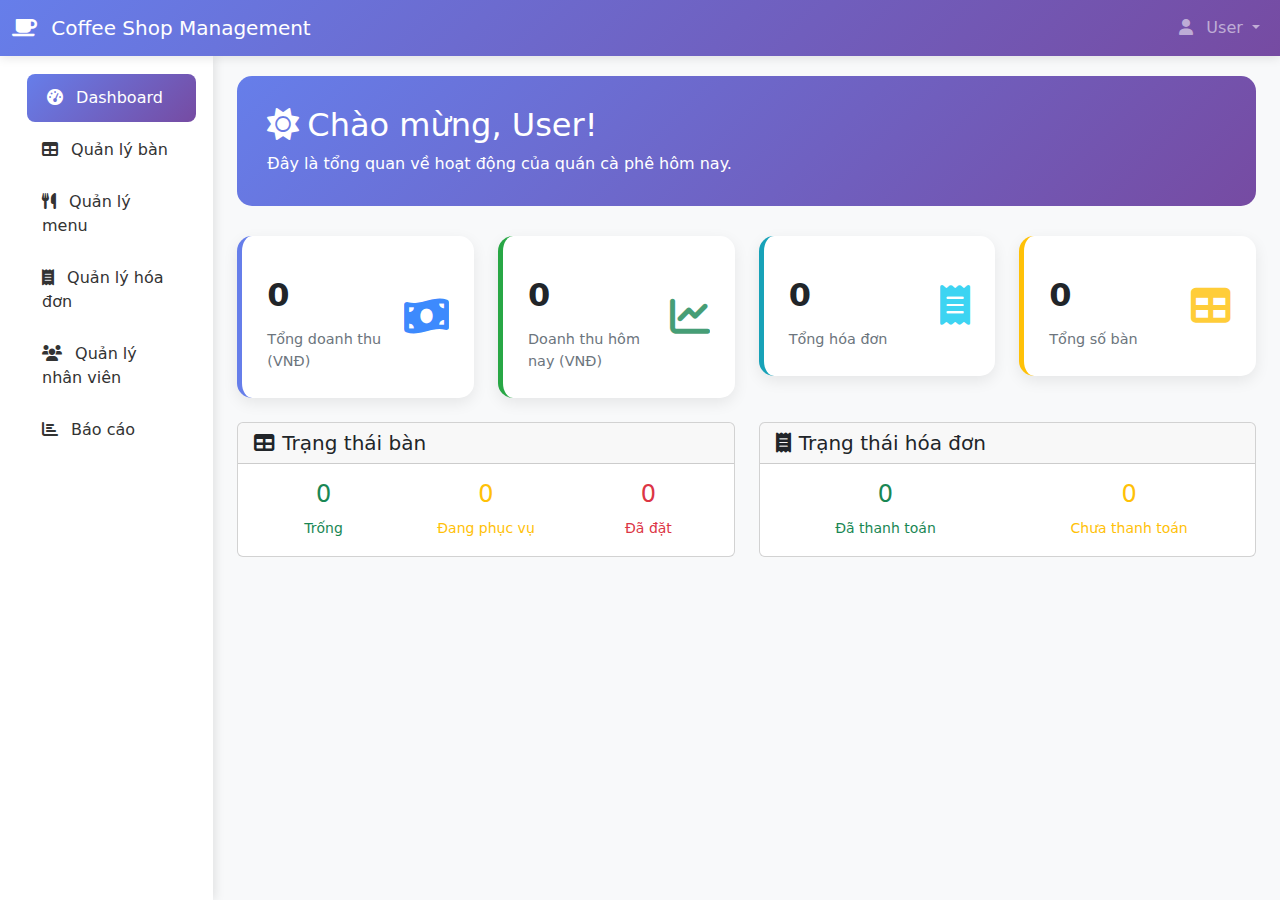
<file: src/main/resources/templates/dashboard/index.html>
<!DOCTYPE html>
<html lang="vi" xmlns:th="http://www.thymeleaf.org">
<head>
    <meta charset="UTF-8">
    <meta name="viewport" content="width=device-width, initial-scale=1.0">
    <title>Dashboard - Coffee Shop Management</title>
    <link href="https://cdn.jsdelivr.net/npm/bootstrap@5.1.3/dist/css/bootstrap.min.css" rel="stylesheet">
    <link href="https://cdnjs.cloudflare.com/ajax/libs/font-awesome/6.0.0/css/all.min.css" rel="stylesheet">
    <style>
        :root {
            --primary-color: #667eea;
            --secondary-color: #764ba2;
            --success-color: #28a745;
            --warning-color: #ffc107;
            --danger-color: #dc3545;
            --info-color: #17a2b8;
        }
        
        body {
            background-color: #f8f9fa;
        }
        
        .navbar {
            background: linear-gradient(135deg, var(--primary-color) 0%, var(--secondary-color) 100%);
            box-shadow: 0 2px 10px rgba(0,0,0,0.1);
        }
        
        .sidebar {
            background: white;
            box-shadow: 2px 0 10px rgba(0,0,0,0.1);
            min-height: calc(100vh - 56px);
        }
        
        .sidebar .nav-link {
            color: #333;
            padding: 12px 20px;
            border-radius: 8px;
            margin: 2px 10px;
            transition: all 0.3s ease;
        }
        
        .sidebar .nav-link:hover,
        .sidebar .nav-link.active {
            background: linear-gradient(135deg, var(--primary-color) 0%, var(--secondary-color) 100%);
            color: white;
            transform: translateX(5px);
        }
        
        .main-content {
            padding: 20px;
        }
        
        .stat-card {
            background: white;
            border-radius: 15px;
            padding: 25px;
            box-shadow: 0 5px 15px rgba(0,0,0,0.08);
            transition: all 0.3s ease;
            border-left: 5px solid;
        }
        
        .stat-card:hover {
            transform: translateY(-5px);
            box-shadow: 0 10px 25px rgba(0,0,0,0.15);
        }
        
        .stat-card.primary {
            border-left-color: var(--primary-color);
        }
        
        .stat-card.success {
            border-left-color: var(--success-color);
        }
        
        .stat-card.warning {
            border-left-color: var(--warning-color);
        }
        
        .stat-card.danger {
            border-left-color: var(--danger-color);
        }
        
        .stat-card.info {
            border-left-color: var(--info-color);
        }
        
        .stat-icon {
            font-size: 2.5rem;
            opacity: 0.8;
        }
        
        .stat-number {
            font-size: 2rem;
            font-weight: bold;
            margin: 10px 0;
        }
        
        .stat-label {
            color: #6c757d;
            font-size: 0.9rem;
        }
        
        .welcome-section {
            background: linear-gradient(135deg, var(--primary-color) 0%, var(--secondary-color) 100%);
            color: white;
            border-radius: 15px;
            padding: 30px;
            margin-bottom: 30px;
        }
    </style>
</head>
<body>
    <!-- Navigation -->
    <nav class="navbar navbar-expand-lg navbar-dark">
        <div class="container-fluid">
            <a class="navbar-brand" href="#">
                <i class="fas fa-coffee me-2"></i>
                Coffee Shop Management
            </a>
            <div class="navbar-nav ms-auto">
                <div class="nav-item dropdown">
                    <a class="nav-link dropdown-toggle" href="#" id="navbarDropdown" role="button" data-bs-toggle="dropdown">
                        <i class="fas fa-user me-2"></i>
                        <span th:text="${currentEmployee.name}">User</span>
                    </a>
                    <ul class="dropdown-menu">
                        <li><a class="dropdown-item" href="/change-password">
                            <i class="fas fa-key me-2"></i>Đổi mật khẩu
                        </a></li>
                        <li><hr class="dropdown-divider"></li>
                        <li><a class="dropdown-item" href="/logout">
                            <i class="fas fa-sign-out-alt me-2"></i>Đăng xuất
                        </a></li>
                    </ul>
                </div>
            </div>
        </div>
    </nav>

    <div class="container-fluid">
        <div class="row">
            <!-- Sidebar -->
            <nav class="col-md-3 col-lg-2 d-md-block sidebar">
                <div class="position-sticky pt-3">
                    <ul class="nav flex-column">
                        <li class="nav-item">
                            <a class="nav-link active" href="/dashboard">
                                <i class="fas fa-tachometer-alt me-2"></i>
                                Dashboard
                            </a>
                        </li>
                        <li class="nav-item">
                            <a class="nav-link" href="/tables">
                                <i class="fas fa-table me-2"></i>
                                Quản lý bàn
                            </a>
                        </li>
                        <li class="nav-item">
                            <a class="nav-link" href="/menu">
                                <i class="fas fa-utensils me-2"></i>
                                Quản lý menu
                            </a>
                        </li>
                        <li class="nav-item">
                            <a class="nav-link" href="/invoices">
                                <i class="fas fa-receipt me-2"></i>
                                Quản lý hóa đơn
                            </a>
                        </li>
                        <li class="nav-item" th:if="${currentEmployee.role == 'admin'}">
                            <a class="nav-link" href="/employees">
                                <i class="fas fa-users me-2"></i>
                                Quản lý nhân viên
                            </a>
                        </li>
                        <li class="nav-item" th:if="${currentEmployee.role == 'admin'}">
                            <a class="nav-link" href="/reports">
                                <i class="fas fa-chart-bar me-2"></i>
                                Báo cáo
                            </a>
                        </li>
                    </ul>
                </div>
            </nav>

            <!-- Main content -->
            <main class="col-md-9 ms-sm-auto col-lg-10 px-md-4 main-content">
                <!-- Welcome Section -->
                <div class="welcome-section">
                    <h2><i class="fas fa-sun me-2"></i>Chào mừng, <span th:text="${currentEmployee.name}">User</span>!</h2>
                    <p class="mb-0">Đây là tổng quan về hoạt động của quán cà phê hôm nay.</p>
                </div>

                <!-- Statistics Cards -->
                <div class="row">
                    <div class="col-xl-3 col-md-6 mb-4">
                        <div class="stat-card primary">
                            <div class="d-flex justify-content-between align-items-center">
                                <div>
                                    <div class="stat-number" th:text="${totalRevenue}">0</div>
                                    <div class="stat-label">Tổng doanh thu (VNĐ)</div>
                                </div>
                                <div class="stat-icon text-primary">
                                    <i class="fas fa-money-bill-wave"></i>
                                </div>
                            </div>
                        </div>
                    </div>

                    <div class="col-xl-3 col-md-6 mb-4">
                        <div class="stat-card success">
                            <div class="d-flex justify-content-between align-items-center">
                                <div>
                                    <div class="stat-number" th:text="${todayRevenue}">0</div>
                                    <div class="stat-label">Doanh thu hôm nay (VNĐ)</div>
                                </div>
                                <div class="stat-icon text-success">
                                    <i class="fas fa-chart-line"></i>
                                </div>
                            </div>
                        </div>
                    </div>

                    <div class="col-xl-3 col-md-6 mb-4">
                        <div class="stat-card info">
                            <div class="d-flex justify-content-between align-items-center">
                                <div>
                                    <div class="stat-number" th:text="${totalInvoices}">0</div>
                                    <div class="stat-label">Tổng hóa đơn</div>
                                </div>
                                <div class="stat-icon text-info">
                                    <i class="fas fa-receipt"></i>
                                </div>
                            </div>
                        </div>
                    </div>

                    <div class="col-xl-3 col-md-6 mb-4">
                        <div class="stat-card warning">
                            <div class="d-flex justify-content-between align-items-center">
                                <div>
                                    <div class="stat-number" th:text="${totalTables}">0</div>
                                    <div class="stat-label">Tổng số bàn</div>
                                </div>
                                <div class="stat-icon text-warning">
                                    <i class="fas fa-table"></i>
                                </div>
                            </div>
                        </div>
                    </div>
                </div>

                <!-- Additional Statistics -->
                <div class="row">
                    <div class="col-lg-6 mb-4">
                        <div class="card">
                            <div class="card-header">
                                <h5 class="card-title mb-0">
                                    <i class="fas fa-table me-2"></i>Trạng thái bàn
                                </h5>
                            </div>
                            <div class="card-body">
                                <div class="row text-center">
                                    <div class="col-4">
                                        <div class="text-success">
                                            <h4 th:text="${availableTables}">0</h4>
                                            <small>Trống</small>
                                        </div>
                                    </div>
                                    <div class="col-4">
                                        <div class="text-warning">
                                            <h4 th:text="${occupiedTables}">0</h4>
                                            <small>Đang phục vụ</small>
                                        </div>
                                    </div>
                                    <div class="col-4">
                                        <div class="text-danger">
                                            <h4 th:text="${reservedTables}">0</h4>
                                            <small>Đã đặt</small>
                                        </div>
                                    </div>
                                </div>
                            </div>
                        </div>
                    </div>

                    <div class="col-lg-6 mb-4">
                        <div class="card">
                            <div class="card-header">
                                <h5 class="card-title mb-0">
                                    <i class="fas fa-receipt me-2"></i>Trạng thái hóa đơn
                                </h5>
                            </div>
                            <div class="card-body">
                                <div class="row text-center">
                                    <div class="col-6">
                                        <div class="text-success">
                                            <h4 th:text="${paidInvoices}">0</h4>
                                            <small>Đã thanh toán</small>
                                        </div>
                                    </div>
                                    <div class="col-6">
                                        <div class="text-warning">
                                            <h4 th:text="${unpaidInvoices}">0</h4>
                                            <small>Chưa thanh toán</small>
                                        </div>
                                    </div>
                                </div>
                            </div>
                        </div>
                    </div>
                </div>
            </main>
        </div>
    </div>

    <script src="https://cdn.jsdelivr.net/npm/bootstrap@5.1.3/dist/js/bootstrap.bundle.min.js"></script>
</body>
</html>
</file>
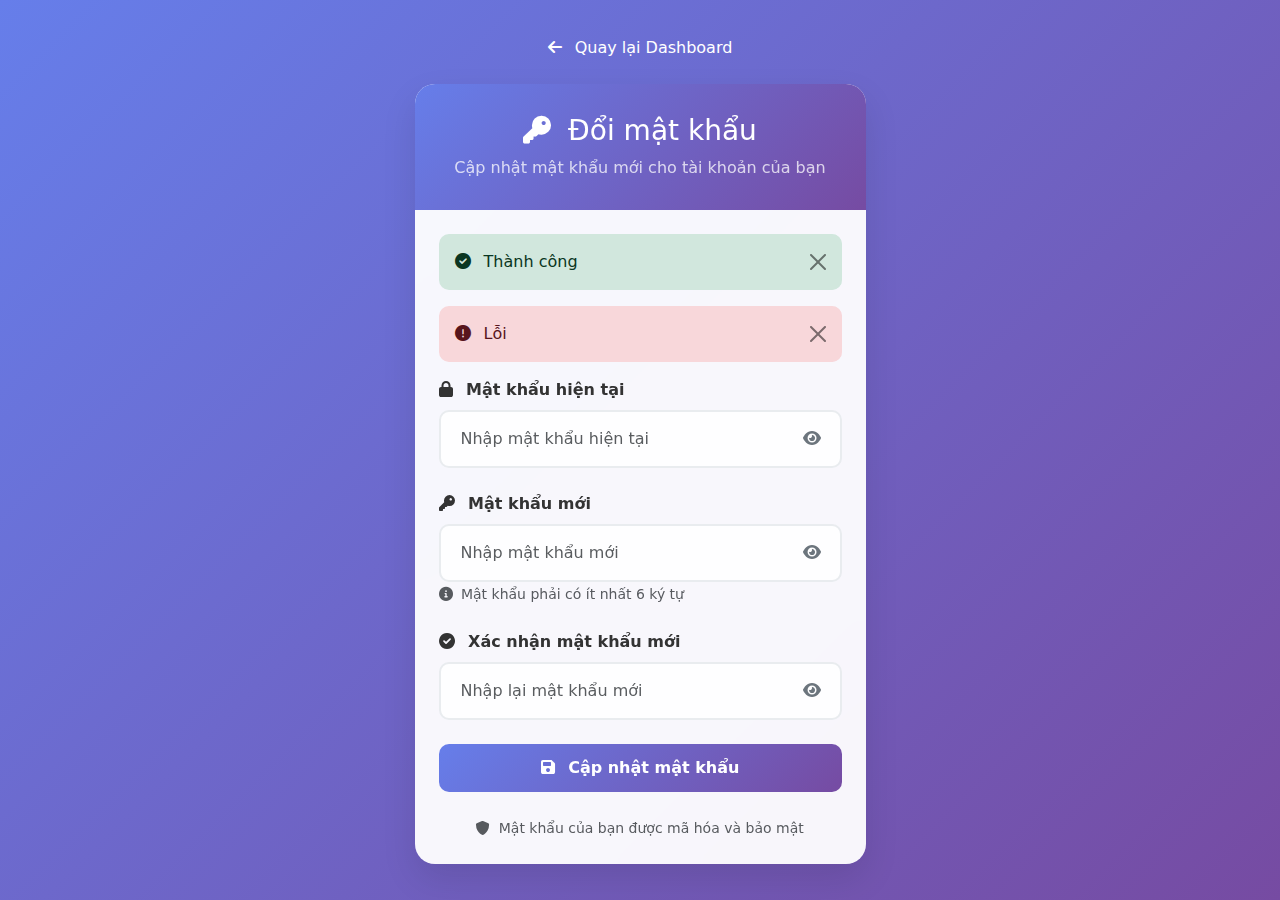
<file: src/main/resources/templates/auth/change-password.html>
<!DOCTYPE html>
<html lang="vi" xmlns:th="http://www.thymeleaf.org">
<head>
    <meta charset="UTF-8">
    <meta name="viewport" content="width=device-width, initial-scale=1.0">
    <title>Đổi mật khẩu - Coffee Shop Management</title>
    <link href="https://cdn.jsdelivr.net/npm/bootstrap@5.1.3/dist/css/bootstrap.min.css" rel="stylesheet">
    <link href="https://cdnjs.cloudflare.com/ajax/libs/font-awesome/6.0.0/css/all.min.css" rel="stylesheet">
    <style>
        :root {
            --primary-color: #667eea;
            --secondary-color: #764ba2;
        }
        
        body {
            background: linear-gradient(135deg, var(--primary-color) 0%, var(--secondary-color) 100%);
            min-height: 100vh;
            display: flex;
            align-items: center;
            justify-content: center;
        }
        
        .card {
            border-radius: 20px;
            box-shadow: 0 15px 35px rgba(0,0,0,0.1);
            border: none;
            backdrop-filter: blur(10px);
            background: rgba(255, 255, 255, 0.95);
        }
        
        .card-header {
            background: linear-gradient(135deg, var(--primary-color) 0%, var(--secondary-color) 100%);
            color: white;
            border-radius: 20px 20px 0 0 !important;
            border: none;
            padding: 30px;
            text-align: center;
        }
        
        .btn-primary {
            background: linear-gradient(135deg, var(--primary-color) 0%, var(--secondary-color) 100%);
            border: none;
            border-radius: 10px;
            padding: 12px 30px;
            font-weight: 600;
            transition: all 0.3s ease;
        }
        
        .btn-primary:hover {
            transform: translateY(-2px);
            box-shadow: 0 5px 15px rgba(102, 126, 234, 0.4);
        }
        
        .form-control {
            border-radius: 10px;
            border: 2px solid #e9ecef;
            padding: 15px 20px;
            transition: all 0.3s ease;
            background: rgba(255, 255, 255, 0.9);
        }
        
        .form-control:focus {
            border-color: var(--primary-color);
            box-shadow: 0 0 0 0.2rem rgba(102, 126, 234, 0.25);
            background: white;
        }
        
        .form-label {
            font-weight: 600;
            color: #333;
            margin-bottom: 8px;
        }
        
        .password-field {
            position: relative;
        }
        
        .password-toggle {
            position: absolute;
            right: 15px;
            top: 50%;
            transform: translateY(-50%);
            background: none;
            border: none;
            color: #6c757d;
            cursor: pointer;
            transition: color 0.3s ease;
        }
        
        .password-toggle:hover {
            color: var(--primary-color);
        }
        
        .alert {
            border-radius: 10px;
            border: none;
        }
        
        .back-link {
            color: white;
            text-decoration: none;
            transition: all 0.3s ease;
        }
        
        .back-link:hover {
            color: rgba(255, 255, 255, 0.8);
            transform: translateX(-5px);
        }
    </style>
</head>
<body>
    <div class="container">
        <div class="row justify-content-center">
            <div class="col-md-6 col-lg-5">
                <!-- Back to Dashboard Link -->
                <div class="text-center mb-4">
                    <a href="/dashboard" class="back-link">
                        <i class="fas fa-arrow-left me-2"></i>
                        Quay lại Dashboard
                    </a>
                </div>
                
                <div class="card">
                    <div class="card-header">
                        <h3 class="mb-0">
                            <i class="fas fa-key me-2"></i>
                            Đổi mật khẩu
                        </h3>
                        <p class="mb-0 mt-2 opacity-75">Cập nhật mật khẩu mới cho tài khoản của bạn</p>
                    </div>
                    <div class="card-body p-4">
                        <!-- Success/Error Messages -->
                        <div th:if="${successMessage}" class="alert alert-success alert-dismissible fade show" role="alert">
                            <i class="fas fa-check-circle me-2"></i>
                            <span th:text="${successMessage}">Thành công</span>
                            <button type="button" class="btn-close" data-bs-dismiss="alert"></button>
                        </div>
                        
                        <div th:if="${errorMessage}" class="alert alert-danger alert-dismissible fade show" role="alert">
                            <i class="fas fa-exclamation-circle me-2"></i>
                            <span th:text="${errorMessage}">Lỗi</span>
                            <button type="button" class="btn-close" data-bs-dismiss="alert"></button>
                        </div>
                        
                        <form th:action="@{/change-password}" method="post" id="changePasswordForm">
                            <div class="mb-4">
                                <label for="currentPassword" class="form-label">
                                    <i class="fas fa-lock me-2"></i>
                                    Mật khẩu hiện tại
                                </label>
                                <div class="password-field">
                                    <input type="password" class="form-control" id="currentPassword" 
                                           name="currentPassword" placeholder="Nhập mật khẩu hiện tại" required>
                                    <button type="button" class="password-toggle" onclick="togglePassword('currentPassword')">
                                        <i class="fas fa-eye" id="currentPassword-icon"></i>
                                    </button>
                                </div>
                            </div>
                            
                            <div class="mb-4">
                                <label for="newPassword" class="form-label">
                                    <i class="fas fa-key me-2"></i>
                                    Mật khẩu mới
                                </label>
                                <div class="password-field">
                                    <input type="password" class="form-control" id="newPassword" 
                                           name="newPassword" placeholder="Nhập mật khẩu mới" required>
                                    <button type="button" class="password-toggle" onclick="togglePassword('newPassword')">
                                        <i class="fas fa-eye" id="newPassword-icon"></i>
                                    </button>
                                </div>
                                <small class="text-muted">
                                    <i class="fas fa-info-circle me-1"></i>
                                    Mật khẩu phải có ít nhất 6 ký tự
                                </small>
                            </div>
                            
                            <div class="mb-4">
                                <label for="confirmPassword" class="form-label">
                                    <i class="fas fa-check-circle me-2"></i>
                                    Xác nhận mật khẩu mới
                                </label>
                                <div class="password-field">
                                    <input type="password" class="form-control" id="confirmPassword" 
                                           name="confirmPassword" placeholder="Nhập lại mật khẩu mới" required>
                                    <button type="button" class="password-toggle" onclick="togglePassword('confirmPassword')">
                                        <i class="fas fa-eye" id="confirmPassword-icon"></i>
                                    </button>
                                </div>
                            </div>
                            
                            <div class="d-grid gap-2">
                                <button type="submit" class="btn btn-primary">
                                    <i class="fas fa-save me-2"></i>
                                    Cập nhật mật khẩu
                                </button>
                            </div>
                        </form>
                        
                        <div class="text-center mt-4">
                            <small class="text-muted">
                                <i class="fas fa-shield-alt me-1"></i>
                                Mật khẩu của bạn được mã hóa và bảo mật
                            </small>
                        </div>
                    </div>
                </div>
            </div>
        </div>
    </div>

    <script src="https://cdn.jsdelivr.net/npm/bootstrap@5.1.3/dist/js/bootstrap.bundle.min.js"></script>
    <script>
        function togglePassword(fieldId) {
            const field = document.getElementById(fieldId);
            const icon = document.getElementById(fieldId + '-icon');
            
            if (field.type === 'password') {
                field.type = 'text';
                icon.classList.remove('fa-eye');
                icon.classList.add('fa-eye-slash');
            } else {
                field.type = 'password';
                icon.classList.remove('fa-eye-slash');
                icon.classList.add('fa-eye');
            }
        }

        // Password validation
        document.getElementById('newPassword').addEventListener('input', function() {
            const password = this.value;
            const confirmPassword = document.getElementById('confirmPassword').value;
            
            if (password.length < 6) {
                this.setCustomValidity('Mật khẩu phải có ít nhất 6 ký tự');
            } else {
                this.setCustomValidity('');
            }
            
            if (confirmPassword && password !== confirmPassword) {
                document.getElementById('confirmPassword').setCustomValidity('Mật khẩu không khớp');
            } else if (confirmPassword) {
                document.getElementById('confirmPassword').setCustomValidity('');
            }
        });

        document.getElementById('confirmPassword').addEventListener('input', function() {
            const password = document.getElementById('newPassword').value;
            const confirmPassword = this.value;
            
            if (password !== confirmPassword) {
                this.setCustomValidity('Mật khẩu không khớp');
            } else {
                this.setCustomValidity('');
            }
        });

        // Form validation
        document.getElementById('changePasswordForm').addEventListener('submit', function(e) {
            const newPassword = document.getElementById('newPassword').value;
            const confirmPassword = document.getElementById('confirmPassword').value;
            
            if (newPassword.length < 6) {
                e.preventDefault();
                alert('Mật khẩu mới phải có ít nhất 6 ký tự!');
                return false;
            }
            
            if (newPassword !== confirmPassword) {
                e.preventDefault();
                alert('Mật khẩu xác nhận không khớp!');
                return false;
            }
        });
    </script>
</body>
</html>
</file>
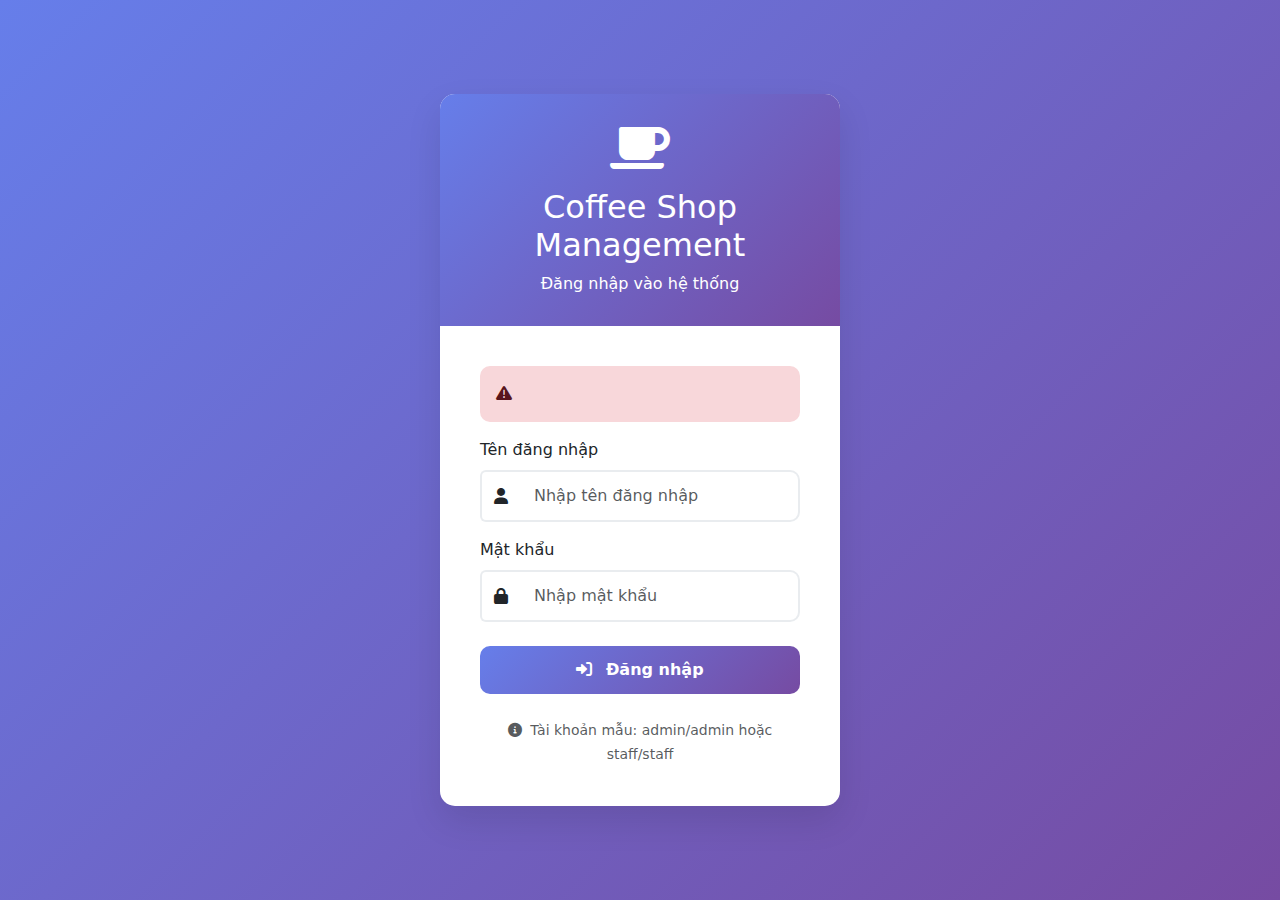
<file: src/main/resources/templates/auth/login.html>
<!DOCTYPE html>
<html lang="vi" xmlns:th="http://www.thymeleaf.org">
<head>
    <meta charset="UTF-8">
    <meta name="viewport" content="width=device-width, initial-scale=1.0">
    <title>Đăng nhập - Coffee Shop Management</title>
    <link href="https://cdn.jsdelivr.net/npm/bootstrap@5.1.3/dist/css/bootstrap.min.css" rel="stylesheet">
    <link href="https://cdnjs.cloudflare.com/ajax/libs/font-awesome/6.0.0/css/all.min.css" rel="stylesheet">
    <style>
        body {
            background: linear-gradient(135deg, #667eea 0%, #764ba2 100%);
            min-height: 100vh;
            display: flex;
            align-items: center;
            justify-content: center;
        }
        .login-container {
            background: white;
            border-radius: 15px;
            box-shadow: 0 15px 35px rgba(0, 0, 0, 0.1);
            overflow: hidden;
            width: 100%;
            max-width: 400px;
        }
        .login-header {
            background: linear-gradient(135deg, #667eea 0%, #764ba2 100%);
            color: white;
            padding: 30px;
            text-align: center;
        }
        .login-body {
            padding: 40px;
        }
        .form-control {
            border-radius: 10px;
            border: 2px solid #e9ecef;
            padding: 12px 15px;
            transition: all 0.3s ease;
        }
        .form-control:focus {
            border-color: #667eea;
            box-shadow: 0 0 0 0.2rem rgba(102, 126, 234, 0.25);
        }
        .btn-login {
            background: linear-gradient(135deg, #667eea 0%, #764ba2 100%);
            border: none;
            border-radius: 10px;
            padding: 12px;
            font-weight: 600;
            transition: all 0.3s ease;
        }
        .btn-login:hover {
            transform: translateY(-2px);
            box-shadow: 0 5px 15px rgba(102, 126, 234, 0.4);
        }
        .alert {
            border-radius: 10px;
            border: none;
        }
        .input-group-text {
            background: transparent;
            border: 2px solid #e9ecef;
            border-right: none;
        }
        .input-group .form-control {
            border-left: none;
        }
    </style>
</head>
<body>
    <div class="login-container">
        <div class="login-header">
            <i class="fas fa-coffee fa-3x mb-3"></i>
            <h2>Coffee Shop Management</h2>
            <p class="mb-0">Đăng nhập vào hệ thống</p>
        </div>
        
        <div class="login-body">
            <div th:if="${error}" class="alert alert-danger" role="alert">
                <i class="fas fa-exclamation-triangle me-2"></i>
                <span th:text="${error}"></span>
            </div>
            
            <form th:action="@{/login}" method="post">
                <div class="mb-3">
                    <label for="username" class="form-label">Tên đăng nhập</label>
                    <div class="input-group">
                        <span class="input-group-text">
                            <i class="fas fa-user"></i>
                        </span>
                        <input type="text" class="form-control" id="username" name="username" 
                               placeholder="Nhập tên đăng nhập" required>
                    </div>
                </div>
                
                <div class="mb-4">
                    <label for="password" class="form-label">Mật khẩu</label>
                    <div class="input-group">
                        <span class="input-group-text">
                            <i class="fas fa-lock"></i>
                        </span>
                        <input type="password" class="form-control" id="password" name="password" 
                               placeholder="Nhập mật khẩu" required>
                    </div>
                </div>
                
                <button type="submit" class="btn btn-primary btn-login w-100">
                    <i class="fas fa-sign-in-alt me-2"></i>
                    Đăng nhập
                </button>
            </form>
            
            <div class="text-center mt-4">
                <small class="text-muted">
                    <i class="fas fa-info-circle me-1"></i>
                    Tài khoản mẫu: admin/admin hoặc staff/staff
                </small>
            </div>
        </div>
    </div>

    <script src="https://cdn.jsdelivr.net/npm/bootstrap@5.1.3/dist/js/bootstrap.bundle.min.js"></script>
</body>
</html>
</file>
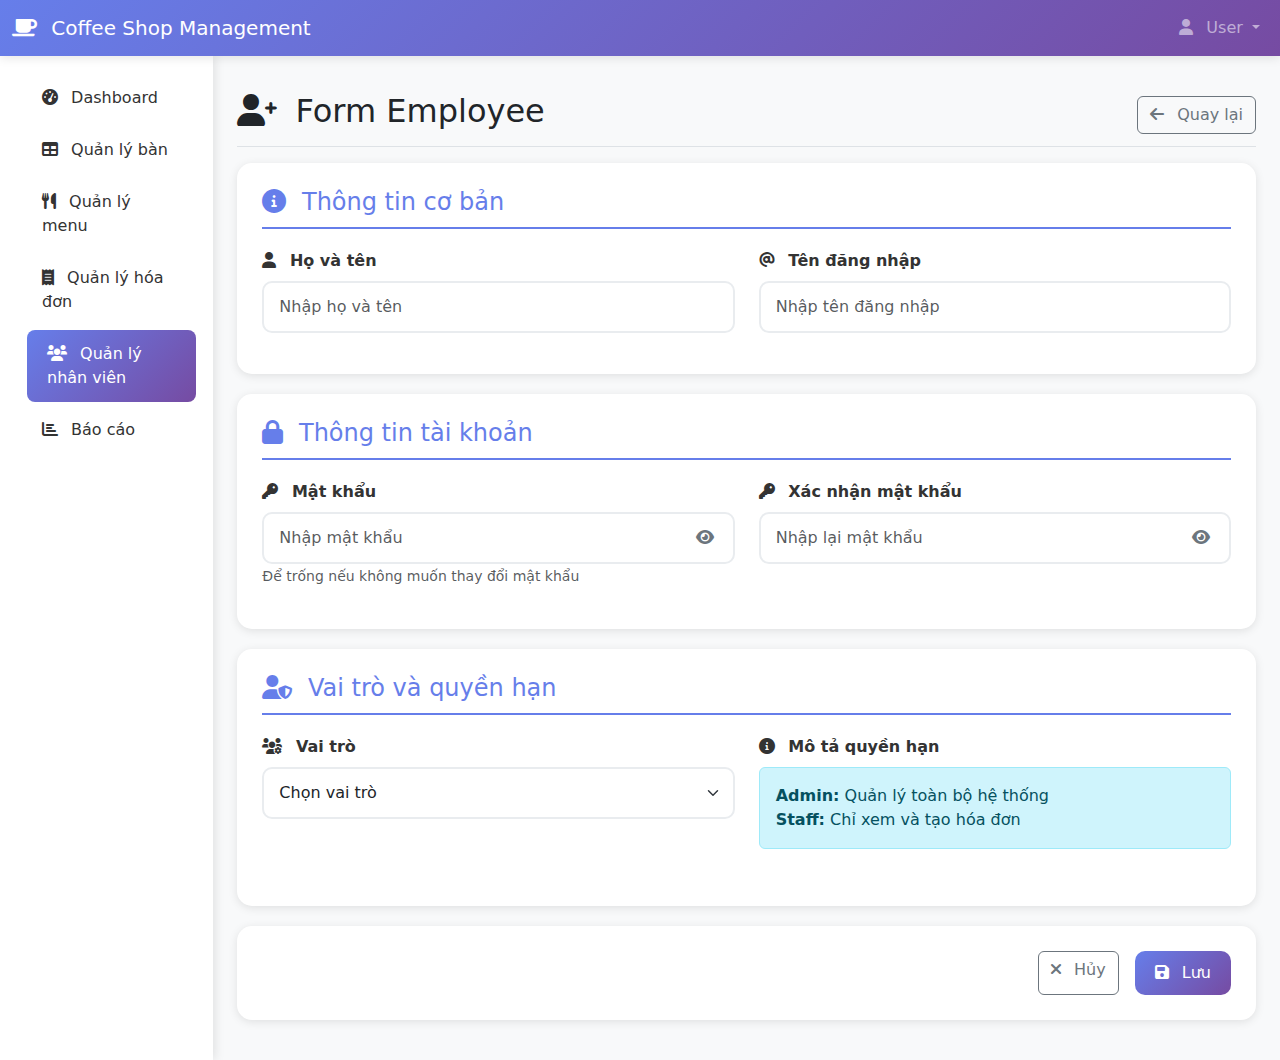
<file: src/main/resources/templates/employee/form.html>
<!DOCTYPE html>
<html lang="vi" xmlns:th="http://www.thymeleaf.org">
<head>
    <meta charset="UTF-8">
    <meta name="viewport" content="width=device-width, initial-scale=1.0">
    <title th:text="${employee.id == null ? 'Thêm nhân viên mới' : 'Sửa nhân viên'} + ' - Coffee Shop Management'">Form Employee</title>
    <link href="https://cdn.jsdelivr.net/npm/bootstrap@5.1.3/dist/css/bootstrap.min.css" rel="stylesheet">
    <link href="https://cdnjs.cloudflare.com/ajax/libs/font-awesome/6.0.0/css/all.min.css" rel="stylesheet">
    <style>
        :root {
            --primary-color: #667eea;
            --secondary-color: #764ba2;
        }
        
        body {
            background-color: #f8f9fa;
        }
        
        .navbar {
            background: linear-gradient(135deg, var(--primary-color) 0%, var(--secondary-color) 100%);
            box-shadow: 0 2px 10px rgba(0,0,0,0.1);
        }
        
        .sidebar {
            background: white;
            box-shadow: 2px 0 10px rgba(0,0,0,0.1);
            min-height: calc(100vh - 56px);
        }
        
        .sidebar .nav-link {
            color: #333;
            padding: 12px 20px;
            border-radius: 8px;
            margin: 2px 10px;
            transition: all 0.3s ease;
        }
        
        .sidebar .nav-link:hover,
        .sidebar .nav-link.active {
            background: linear-gradient(135deg, var(--primary-color) 0%, var(--secondary-color) 100%);
            color: white;
            transform: translateX(5px);
        }
        
        .main-content {
            padding: 20px;
        }
        
        .card {
            border-radius: 15px;
            box-shadow: 0 5px 15px rgba(0,0,0,0.08);
            border: none;
        }
        
        .btn-primary {
            background: linear-gradient(135deg, var(--primary-color) 0%, var(--secondary-color) 100%);
            border: none;
            border-radius: 10px;
            padding: 10px 20px;
        }
        
        .btn-primary:hover {
            transform: translateY(-2px);
            box-shadow: 0 5px 15px rgba(102, 126, 234, 0.4);
        }
        
        .form-control, .form-select {
            border-radius: 10px;
            border: 2px solid #e9ecef;
            padding: 12px 15px;
            transition: all 0.3s ease;
        }
        
        .form-control:focus, .form-select:focus {
            border-color: var(--primary-color);
            box-shadow: 0 0 0 0.2rem rgba(102, 126, 234, 0.25);
        }
        
        .form-label {
            font-weight: 600;
            color: #333;
        }
        
        .password-field {
            position: relative;
        }
        
        .password-toggle {
            position: absolute;
            right: 15px;
            top: 50%;
            transform: translateY(-50%);
            background: none;
            border: none;
            color: #6c757d;
            cursor: pointer;
        }
        
        .password-toggle:hover {
            color: var(--primary-color);
        }
        
        .form-section {
            background: white;
            border-radius: 15px;
            padding: 25px;
            margin-bottom: 20px;
            box-shadow: 0 2px 10px rgba(0,0,0,0.1);
        }
        
        .section-title {
            color: var(--primary-color);
            border-bottom: 2px solid var(--primary-color);
            padding-bottom: 10px;
            margin-bottom: 20px;
        }
    </style>
</head>
<body>
    <!-- Navigation -->
    <nav class="navbar navbar-expand-lg navbar-dark">
        <div class="container-fluid">
            <a class="navbar-brand" href="#">
                <i class="fas fa-coffee me-2"></i>
                Coffee Shop Management
            </a>
            <div class="navbar-nav ms-auto">
                <div class="nav-item dropdown">
                    <a class="nav-link dropdown-toggle" href="#" id="navbarDropdown" role="button" data-bs-toggle="dropdown">
                        <i class="fas fa-user me-2"></i>
                        <span th:text="${currentEmployee.name}">User</span>
                    </a>
                    <ul class="dropdown-menu">
                        <li><a class="dropdown-item" href="/change-password">
                            <i class="fas fa-key me-2"></i>Đổi mật khẩu
                        </a></li>
                        <li><hr class="dropdown-divider"></li>
                        <li><a class="dropdown-item" href="/logout">
                            <i class="fas fa-sign-out-alt me-2"></i>Đăng xuất
                        </a></li>
                    </ul>
                </div>
            </div>
        </div>
    </nav>

    <div class="container-fluid">
        <div class="row">
            <!-- Sidebar -->
            <nav class="col-md-3 col-lg-2 d-md-block sidebar">
                <div class="position-sticky pt-3">
                    <ul class="nav flex-column">
                        <li class="nav-item">
                            <a class="nav-link" href="/dashboard">
                                <i class="fas fa-tachometer-alt me-2"></i>
                                Dashboard
                            </a>
                        </li>
                        <li class="nav-item">
                            <a class="nav-link" href="/tables">
                                <i class="fas fa-table me-2"></i>
                                Quản lý bàn
                            </a>
                        </li>
                        <li class="nav-item">
                            <a class="nav-link" href="/menu">
                                <i class="fas fa-utensils me-2"></i>
                                Quản lý menu
                            </a>
                        </li>
                        <li class="nav-item">
                            <a class="nav-link" href="/invoices">
                                <i class="fas fa-receipt me-2"></i>
                                Quản lý hóa đơn
                            </a>
                        </li>
                        <li class="nav-item">
                            <a class="nav-link active" href="/employees">
                                <i class="fas fa-users me-2"></i>
                                Quản lý nhân viên
                            </a>
                        </li>
                        <li class="nav-item">
                            <a class="nav-link" href="/reports">
                                <i class="fas fa-chart-bar me-2"></i>
                                Báo cáo
                            </a>
                        </li>
                    </ul>
                </div>
            </nav>

            <!-- Main content -->
            <main class="col-md-9 ms-sm-auto col-lg-10 px-md-4 main-content">
                <div class="d-flex justify-content-between flex-wrap flex-md-nowrap align-items-center pt-3 pb-2 mb-3 border-bottom">
                    <h1 class="h2">
                        <i class="fas fa-user-plus me-2"></i>
                        <span th:text="${employee.id == null ? 'Thêm nhân viên mới' : 'Sửa nhân viên'}">Form Employee</span>
                    </h1>
                    <div class="btn-toolbar mb-2 mb-md-0">
                        <a href="/employees" class="btn btn-outline-secondary">
                            <i class="fas fa-arrow-left me-2"></i>
                            Quay lại
                        </a>
                    </div>
                </div>

                <form th:action="${employee.id == null ? '/employees/add' : '/employees/edit/' + employee.id}" 
                      th:object="${employee}" method="post">
                    
                    <!-- Basic Information -->
                    <div class="form-section">
                        <h4 class="section-title">
                            <i class="fas fa-info-circle me-2"></i>
                            Thông tin cơ bản
                        </h4>
                        <div class="row">
                            <div class="col-md-6 mb-3">
                                <label for="name" class="form-label">
                                    <i class="fas fa-user me-2"></i>
                                    Họ và tên
                                </label>
                                <input type="text" class="form-control" id="name" 
                                       th:field="*{name}" placeholder="Nhập họ và tên" required>
                            </div>
                            <div class="col-md-6 mb-3">
                                <label for="username" class="form-label">
                                    <i class="fas fa-at me-2"></i>
                                    Tên đăng nhập
                                </label>
                                <input type="text" class="form-control" id="username" 
                                       th:field="*{username}" placeholder="Nhập tên đăng nhập" required>
                            </div>
                        </div>
                    </div>

                    <!-- Account Information -->
                    <div class="form-section">
                        <h4 class="section-title">
                            <i class="fas fa-lock me-2"></i>
                            Thông tin tài khoản
                        </h4>
                        <div class="row">
                            <div class="col-md-6 mb-3">
                                <label for="password" class="form-label">
                                    <i class="fas fa-key me-2"></i>
                                    Mật khẩu
                                </label>
                                <div class="password-field">
                                    <input type="password" class="form-control" id="password" 
                                           th:field="*{password}" placeholder="Nhập mật khẩu" 
                                           th:required="${employee.id == null}">
                                    <button type="button" class="password-toggle" onclick="togglePassword('password')">
                                        <i class="fas fa-eye" id="password-icon"></i>
                                    </button>
                                </div>
                                <small class="text-muted" th:if="${employee.id != null}">
                                    Để trống nếu không muốn thay đổi mật khẩu
                                </small>
                            </div>
                            <div class="col-md-6 mb-3">
                                <label for="confirmPassword" class="form-label">
                                    <i class="fas fa-key me-2"></i>
                                    Xác nhận mật khẩu
                                </label>
                                <div class="password-field">
                                    <input type="password" class="form-control" id="confirmPassword" 
                                           placeholder="Nhập lại mật khẩu" 
                                           th:required="${employee.id == null}">
                                    <button type="button" class="password-toggle" onclick="togglePassword('confirmPassword')">
                                        <i class="fas fa-eye" id="confirmPassword-icon"></i>
                                    </button>
                                </div>
                            </div>
                        </div>
                    </div>

                    <!-- Role and Permissions -->
                    <div class="form-section">
                        <h4 class="section-title">
                            <i class="fas fa-user-shield me-2"></i>
                            Vai trò và quyền hạn
                        </h4>
                        <div class="row">
                            <div class="col-md-6 mb-3">
                                <label for="role" class="form-label">
                                    <i class="fas fa-users-cog me-2"></i>
                                    Vai trò
                                </label>
                                <select class="form-select" id="role" th:field="*{role}" required>
                                    <option value="">Chọn vai trò</option>
                                    <option value="admin">Admin - Quản trị viên</option>
                                    <option value="staff">Staff - Nhân viên</option>
                                </select>
                            </div>
                            <div class="col-md-6 mb-3">
                                <label class="form-label">
                                    <i class="fas fa-info-circle me-2"></i>
                                    Mô tả quyền hạn
                                </label>
                                <div class="alert alert-info">
                                    <strong>Admin:</strong> Quản lý toàn bộ hệ thống<br>
                                    <strong>Staff:</strong> Chỉ xem và tạo hóa đơn
                                </div>
                            </div>
                        </div>
                    </div>

                    <!-- Form Actions -->
                    <div class="form-section">
                        <div class="d-grid gap-2 d-md-flex justify-content-md-end">
                            <a href="/employees" class="btn btn-outline-secondary me-md-2">
                                <i class="fas fa-times me-2"></i>
                                Hủy
                            </a>
                            <button type="submit" class="btn btn-primary">
                                <i class="fas fa-save me-2"></i>
                                <span th:text="${employee.id == null ? 'Thêm nhân viên' : 'Cập nhật'}">Lưu</span>
                            </button>
                        </div>
                    </div>
                </form>
            </main>
        </div>
    </div>

    <script src="https://cdn.jsdelivr.net/npm/bootstrap@5.1.3/dist/js/bootstrap.bundle.min.js"></script>
    <script>
        function togglePassword(fieldId) {
            const field = document.getElementById(fieldId);
            const icon = document.getElementById(fieldId + '-icon');
            
            if (field.type === 'password') {
                field.type = 'text';
                icon.classList.remove('fa-eye');
                icon.classList.add('fa-eye-slash');
            } else {
                field.type = 'password';
                icon.classList.remove('fa-eye-slash');
                icon.classList.add('fa-eye');
            }
        }

        // Password confirmation validation
        document.getElementById('confirmPassword').addEventListener('input', function() {
            const password = document.getElementById('password').value;
            const confirmPassword = this.value;
            
            if (password !== confirmPassword) {
                this.setCustomValidity('Mật khẩu không khớp');
            } else {
                this.setCustomValidity('');
            }
        });

        document.getElementById('password').addEventListener('input', function() {
            const confirmPassword = document.getElementById('confirmPassword');
            if (confirmPassword.value) {
                if (this.value !== confirmPassword.value) {
                    confirmPassword.setCustomValidity('Mật khẩu không khớp');
                } else {
                    confirmPassword.setCustomValidity('');
                }
            }
        });

        // Form validation
        document.querySelector('form').addEventListener('submit', function(e) {
            const password = document.getElementById('password').value;
            const confirmPassword = document.getElementById('confirmPassword').value;
            
            if (password && password !== confirmPassword) {
                e.preventDefault();
                alert('Mật khẩu xác nhận không khớp!');
                return false;
            }
        });
    </script>
</body>
</html>
</file>
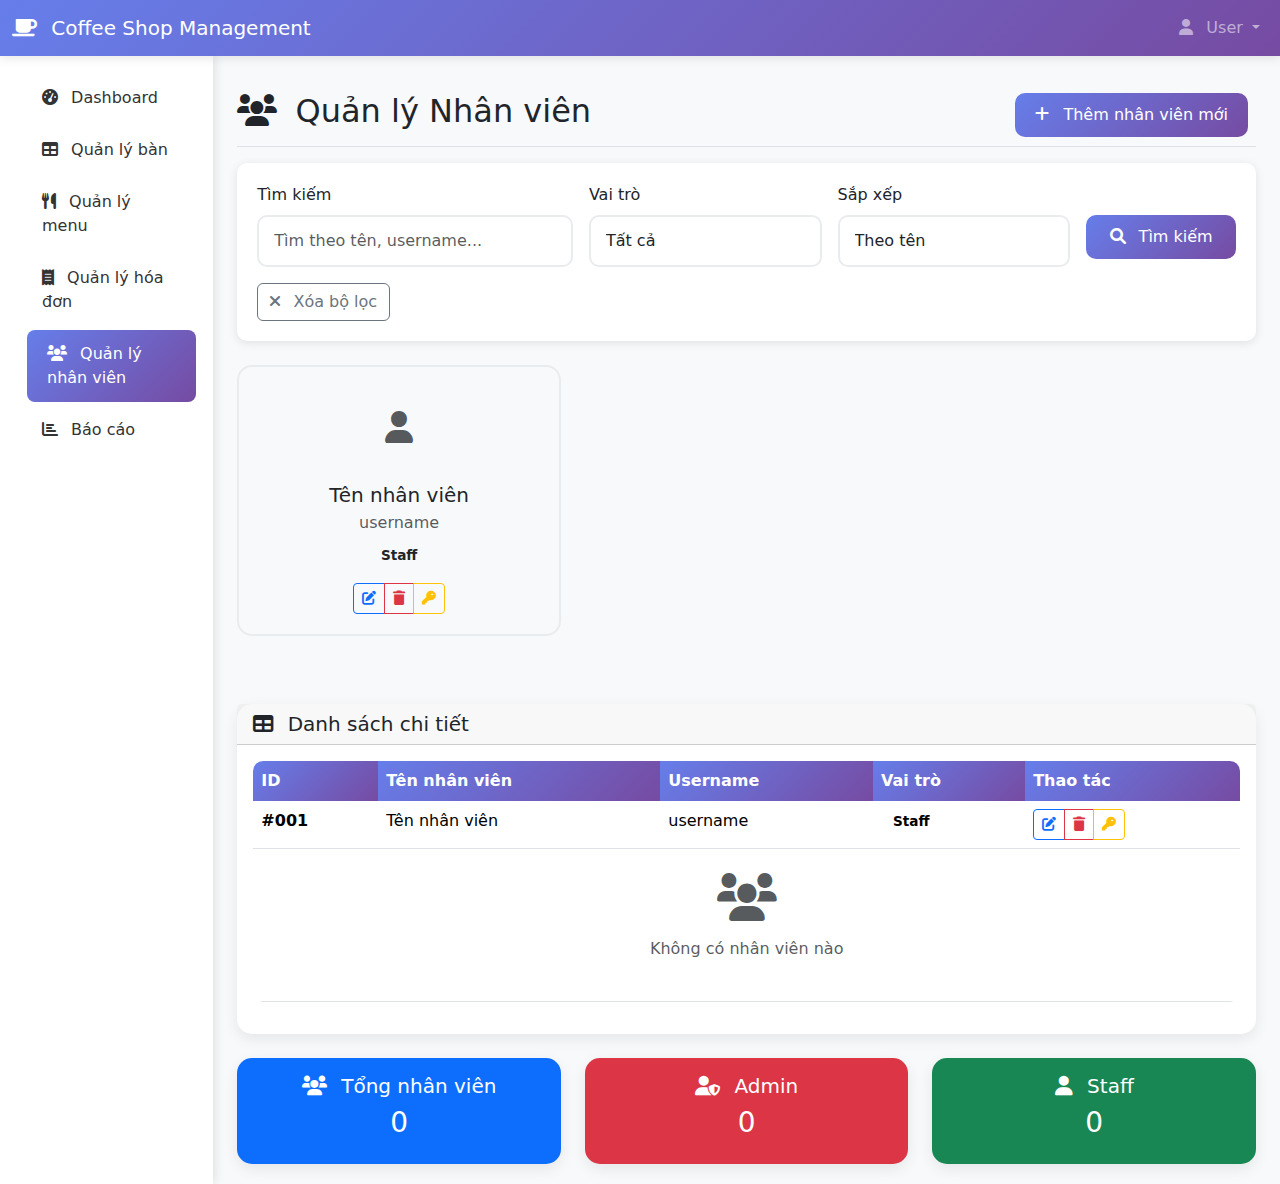
<file: src/main/resources/templates/employee/list.html>
<!DOCTYPE html>
<html lang="vi" xmlns:th="http://www.thymeleaf.org">
<head>
    <meta charset="UTF-8">
    <meta name="viewport" content="width=device-width, initial-scale=1.0">
    <title>Quản lý Nhân viên - Coffee Shop Management</title>
    <link href="https://cdn.jsdelivr.net/npm/bootstrap@5.1.3/dist/css/bootstrap.min.css" rel="stylesheet">
    <link href="https://cdnjs.cloudflare.com/ajax/libs/font-awesome/6.0.0/css/all.min.css" rel="stylesheet">
    <style>
        :root {
            --primary-color: #667eea;
            --secondary-color: #764ba2;
        }
        
        body {
            background-color: #f8f9fa;
        }
        
        .navbar {
            background: linear-gradient(135deg, var(--primary-color) 0%, var(--secondary-color) 100%);
            box-shadow: 0 2px 10px rgba(0,0,0,0.1);
        }
        
        .sidebar {
            background: white;
            box-shadow: 2px 0 10px rgba(0,0,0,0.1);
            min-height: calc(100vh - 56px);
        }
        
        .sidebar .nav-link {
            color: #333;
            padding: 12px 20px;
            border-radius: 8px;
            margin: 2px 10px;
            transition: all 0.3s ease;
        }
        
        .sidebar .nav-link:hover,
        .sidebar .nav-link.active {
            background: linear-gradient(135deg, var(--primary-color) 0%, var(--secondary-color) 100%);
            color: white;
            transform: translateX(5px);
        }
        
        .main-content {
            padding: 20px;
        }
        
        .card {
            border-radius: 15px;
            box-shadow: 0 5px 15px rgba(0,0,0,0.08);
            border: none;
        }
        
        .btn-primary {
            background: linear-gradient(135deg, var(--primary-color) 0%, var(--secondary-color) 100%);
            border: none;
            border-radius: 10px;
            padding: 10px 20px;
        }
        
        .btn-primary:hover {
            transform: translateY(-2px);
            box-shadow: 0 5px 15px rgba(102, 126, 234, 0.4);
        }
        
        .table {
            border-radius: 10px;
            overflow: hidden;
        }
        
        .table th {
            background: linear-gradient(135deg, var(--primary-color) 0%, var(--secondary-color) 100%);
            color: white;
            border: none;
            font-weight: 600;
        }
        
        .role-badge {
            padding: 8px 12px;
            border-radius: 20px;
            font-size: 0.85rem;
            font-weight: 600;
        }
        
        .role-admin {
            background-color: #dc3545;
            color: white;
        }
        
        .role-staff {
            background-color: #28a745;
            color: white;
        }
        
        .search-box {
            background: white;
            border-radius: 10px;
            padding: 20px;
            box-shadow: 0 2px 10px rgba(0,0,0,0.1);
        }
        
        .form-control {
            border-radius: 10px;
            border: 2px solid #e9ecef;
            padding: 12px 15px;
            transition: all 0.3s ease;
        }
        
        .form-control:focus {
            border-color: var(--primary-color);
            box-shadow: 0 0 0 0.2rem rgba(102, 126, 234, 0.25);
        }
        
        .employee-card {
            border: 2px solid #e9ecef;
            border-radius: 15px;
            padding: 20px;
            margin-bottom: 20px;
            transition: all 0.3s ease;
        }
        
        .employee-card:hover {
            border-color: var(--primary-color);
            transform: translateY(-5px);
            box-shadow: 0 10px 25px rgba(0,0,0,0.1);
        }
    </style>
</head>
<body>
    <!-- Navigation -->
    <nav class="navbar navbar-expand-lg navbar-dark">
        <div class="container-fluid">
            <a class="navbar-brand" href="#">
                <i class="fas fa-coffee me-2"></i>
                Coffee Shop Management
            </a>
            <div class="navbar-nav ms-auto">
                <div class="nav-item dropdown">
                    <a class="nav-link dropdown-toggle" href="#" id="navbarDropdown" role="button" data-bs-toggle="dropdown">
                        <i class="fas fa-user me-2"></i>
                        <span th:text="${currentEmployee.name}">User</span>
                    </a>
                    <ul class="dropdown-menu">
                        <li><a class="dropdown-item" href="/change-password">
                            <i class="fas fa-key me-2"></i>Đổi mật khẩu
                        </a></li>
                        <li><hr class="dropdown-divider"></li>
                        <li><a class="dropdown-item" href="/logout">
                            <i class="fas fa-sign-out-alt me-2"></i>Đăng xuất
                        </a></li>
                    </ul>
                </div>
            </div>
        </div>
    </nav>

    <div class="container-fluid">
        <div class="row">
            <!-- Sidebar -->
            <nav class="col-md-3 col-lg-2 d-md-block sidebar">
                <div class="position-sticky pt-3">
                    <ul class="nav flex-column">
                        <li class="nav-item">
                            <a class="nav-link" href="/dashboard">
                                <i class="fas fa-tachometer-alt me-2"></i>
                                Dashboard
                            </a>
                        </li>
                        <li class="nav-item">
                            <a class="nav-link" href="/tables">
                                <i class="fas fa-table me-2"></i>
                                Quản lý bàn
                            </a>
                        </li>
                        <li class="nav-item">
                            <a class="nav-link" href="/menu">
                                <i class="fas fa-utensils me-2"></i>
                                Quản lý menu
                            </a>
                        </li>
                        <li class="nav-item">
                            <a class="nav-link" href="/invoices">
                                <i class="fas fa-receipt me-2"></i>
                                Quản lý hóa đơn
                            </a>
                        </li>
                        <li class="nav-item">
                            <a class="nav-link active" href="/employees">
                                <i class="fas fa-users me-2"></i>
                                Quản lý nhân viên
                            </a>
                        </li>
                        <li class="nav-item">
                            <a class="nav-link" href="/reports">
                                <i class="fas fa-chart-bar me-2"></i>
                                Báo cáo
                            </a>
                        </li>
                    </ul>
                </div>
            </nav>

            <!-- Main content -->
            <main class="col-md-9 ms-sm-auto col-lg-10 px-md-4 main-content">
                <div class="d-flex justify-content-between flex-wrap flex-md-nowrap align-items-center pt-3 pb-2 mb-3 border-bottom">
                    <h1 class="h2">
                        <i class="fas fa-users me-2"></i>
                        Quản lý Nhân viên
                    </h1>
                    <div class="btn-toolbar mb-2 mb-md-0">
                        <div class="btn-group me-2">
                            <a href="/employees/add" class="btn btn-primary">
                                <i class="fas fa-plus me-2"></i>
                                Thêm nhân viên mới
                            </a>
                        </div>
                    </div>
                </div>

                <!-- Search Box -->
                <div class="search-box mb-4">
                    <form th:action="@{/employees}" method="get" class="row g-3">
                        <div class="col-md-4">
                            <label for="search" class="form-label">Tìm kiếm</label>
                            <input type="text" class="form-control" id="search" name="search" 
                                   th:value="${param.search}" placeholder="Tìm theo tên, username...">
                        </div>
                        <div class="col-md-3">
                            <label for="role" class="form-label">Vai trò</label>
                            <select class="form-control" id="role" name="role">
                                <option value="">Tất cả</option>
                                <option value="admin" th:selected="${param.role == 'admin'}">Admin</option>
                                <option value="staff" th:selected="${param.role == 'staff'}">Staff</option>
                            </select>
                        </div>
                        <div class="col-md-3">
                            <label for="sortBy" class="form-label">Sắp xếp</label>
                            <select class="form-control" id="sortBy" name="sortBy">
                                <option value="name" th:selected="${param.sortBy == 'name'}">Theo tên</option>
                                <option value="role" th:selected="${param.sortBy == 'role'}">Theo vai trò</option>
                                <option value="id" th:selected="${param.sortBy == 'id'}">Theo ID</option>
                            </select>
                        </div>
                        <div class="col-md-2">
                            <label class="form-label">&nbsp;</label>
                            <div class="d-grid">
                                <button type="submit" class="btn btn-primary">
                                    <i class="fas fa-search me-2"></i>
                                    Tìm kiếm
                                </button>
                            </div>
                        </div>
                        <div class="col-12">
                            <a href="/employees" class="btn btn-outline-secondary">
                                <i class="fas fa-times me-2"></i>
                                Xóa bộ lọc
                            </a>
                        </div>
                    </form>
                </div>

                <!-- Employees Grid View -->
                <div class="row">
                    <div class="col-md-6 col-lg-4 mb-4" th:each="employee : ${employees}">
                        <div class="employee-card">
                            <div class="text-center mb-3">
                                <div class="bg-light rounded-circle d-inline-flex align-items-center justify-content-center" 
                                     style="width: 80px; height: 80px;">
                                    <i class="fas fa-user fa-2x text-muted"></i>
                                </div>
                            </div>
                            <div class="text-center mb-3">
                                <h5 class="mb-1" th:text="${employee.name}">Tên nhân viên</h5>
                                <p class="text-muted mb-2" th:text="${employee.username}">username</p>
                                <span class="role-badge" 
                                      th:class="${employee.role == 'admin' ? 'role-admin' : 'role-staff'}"
                                      th:text="${employee.role == 'admin' ? 'Admin' : 'Staff'}">
                                    Staff
                                </span>
                            </div>
                            <div class="text-center">
                                <div class="btn-group" role="group">
                                    <a th:href="@{/employees/edit/{id}(id=${employee.id})}" 
                                       class="btn btn-sm btn-outline-primary" title="Sửa">
                                        <i class="fas fa-edit"></i>
                                    </a>
                                    <a th:href="@{/employees/delete/{id}(id=${employee.id})}" 
                                       class="btn btn-sm btn-outline-danger" title="Xóa"
                                       onclick="return confirm('Bạn có chắc muốn xóa nhân viên này?')">
                                        <i class="fas fa-trash"></i>
                                    </a>
                                    <a th:href="@{/employees/reset-password/{id}(id=${employee.id})}" 
                                       class="btn btn-sm btn-outline-warning" title="Đặt lại mật khẩu"
                                       onclick="return confirm('Đặt lại mật khẩu về mặc định?')">
                                        <i class="fas fa-key"></i>
                                    </a>
                                </div>
                            </div>
                        </div>
                    </div>
                </div>

                <!-- Employees Table View (Alternative) -->
                <div class="card mt-4">
                    <div class="card-header">
                        <h5 class="mb-0">
                            <i class="fas fa-table me-2"></i>
                            Danh sách chi tiết
                        </h5>
                    </div>
                    <div class="card-body">
                        <div class="table-responsive">
                            <table class="table table-hover">
                                <thead>
                                    <tr>
                                        <th>ID</th>
                                        <th>Tên nhân viên</th>
                                        <th>Username</th>
                                        <th>Vai trò</th>
                                        <th>Thao tác</th>
                                    </tr>
                                </thead>
                                <tbody>
                                    <tr th:each="employee : ${employees}">
                                        <td>
                                            <strong th:text="${employee.id}">#001</strong>
                                        </td>
                                        <td th:text="${employee.name}">Tên nhân viên</td>
                                        <td th:text="${employee.username}">username</td>
                                        <td>
                                            <span class="role-badge" 
                                                  th:class="${employee.role == 'admin' ? 'role-admin' : 'role-staff'}"
                                                  th:text="${employee.role == 'admin' ? 'Admin' : 'Staff'}">
                                                Staff
                                            </span>
                                        </td>
                                        <td>
                                            <div class="btn-group" role="group">
                                                <a th:href="@{/employees/edit/{id}(id=${employee.id})}" 
                                                   class="btn btn-sm btn-outline-primary" title="Sửa">
                                                    <i class="fas fa-edit"></i>
                                                </a>
                                                <a th:href="@{/employees/delete/{id}(id=${employee.id})}" 
                                                   class="btn btn-sm btn-outline-danger" title="Xóa"
                                                   onclick="return confirm('Bạn có chắc muốn xóa nhân viên này?')">
                                                    <i class="fas fa-trash"></i>
                                                </a>
                                                <a th:href="@{/employees/reset-password/{id}(id=${employee.id})}" 
                                                   class="btn btn-sm btn-outline-warning" title="Đặt lại mật khẩu"
                                                   onclick="return confirm('Đặt lại mật khẩu về mặc định?')">
                                                    <i class="fas fa-key"></i>
                                                </a>
                                            </div>
                                        </td>
                                    </tr>
                                    <tr th:if="${#lists.isEmpty(employees)}">
                                        <td colspan="5" class="text-center text-muted py-4">
                                            <i class="fas fa-users fa-3x mb-3"></i>
                                            <p>Không có nhân viên nào</p>
                                        </td>
                                    </tr>
                                </tbody>
                            </table>
                        </div>
                    </div>
                </div>

                <!-- Summary Cards -->
                <div class="row mt-4">
                    <div class="col-md-4">
                        <div class="card bg-primary text-white">
                            <div class="card-body text-center">
                                <h5 class="card-title">
                                    <i class="fas fa-users me-2"></i>
                                    Tổng nhân viên
                                </h5>
                                <h3 th:text="${#lists.size(employees)}">0</h3>
                            </div>
                        </div>
                    </div>
                    <div class="col-md-4">
                        <div class="card bg-danger text-white">
                            <div class="card-body text-center">
                                <h5 class="card-title">
                                    <i class="fas fa-user-shield me-2"></i>
                                    Admin
                                </h5>
                                <h3 th:text="${employees.stream().filter(e -> e.role == 'admin').count()}">0</h3>
                            </div>
                        </div>
                    </div>
                    <div class="col-md-4">
                        <div class="card bg-success text-white">
                            <div class="card-body text-center">
                                <h5 class="card-title">
                                    <i class="fas fa-user me-2"></i>
                                    Staff
                                </h5>
                                <h3 th:text="${employees.stream().filter(e -> e.role == 'staff').count()}">0</h3>
                            </div>
                        </div>
                    </div>
                </div>
            </main>
        </div>
    </div>

    <script src="https://cdn.jsdelivr.net/npm/bootstrap@5.1.3/dist/js/bootstrap.bundle.min.js"></script>
</body>
</html>
</file>
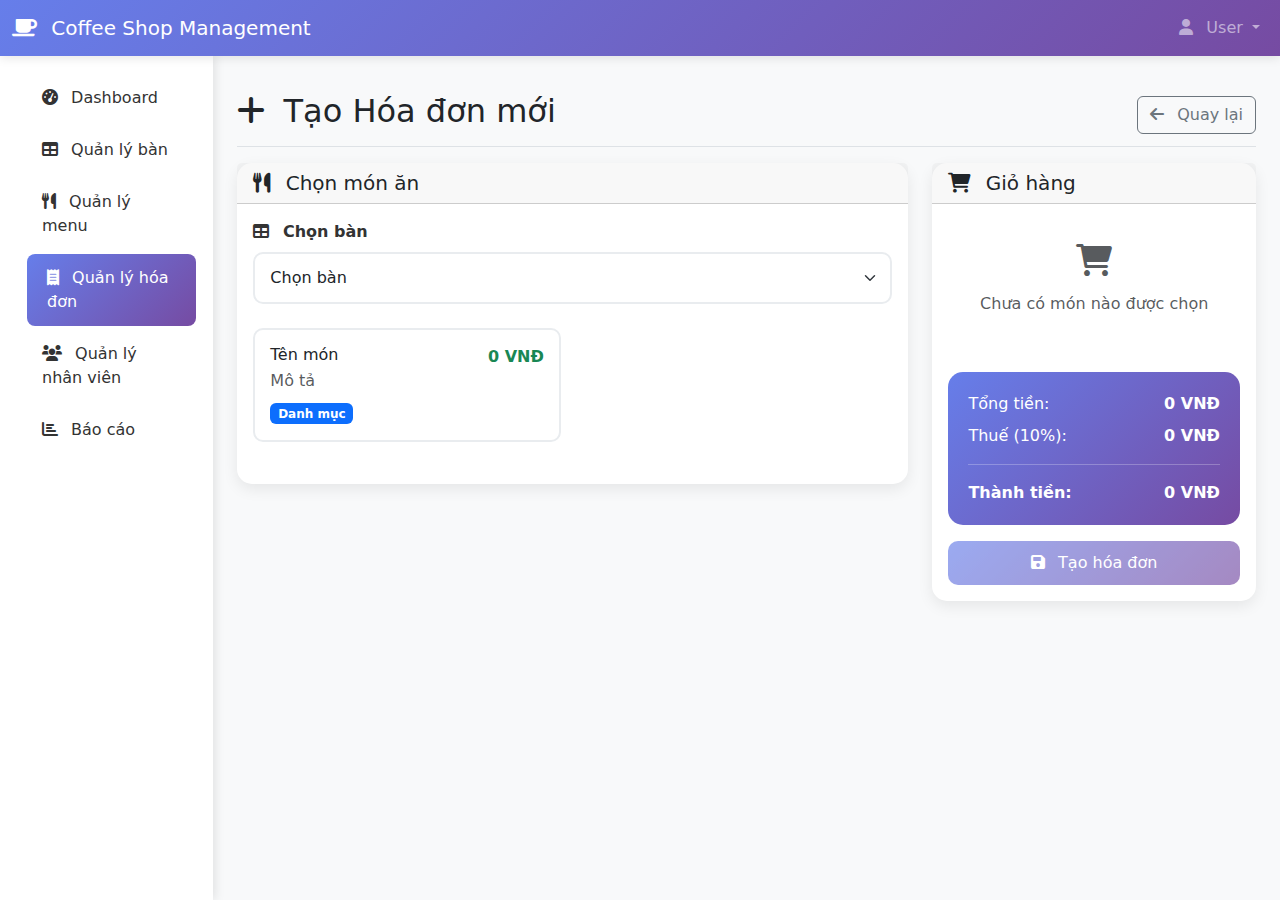
<file: src/main/resources/templates/invoice/create.html>
<!DOCTYPE html>
<html lang="vi" xmlns:th="http://www.thymeleaf.org">
<head>
    <meta charset="UTF-8">
    <meta name="viewport" content="width=device-width, initial-scale=1.0">
    <title>Tạo Hóa đơn mới - Coffee Shop Management</title>
    <link href="https://cdn.jsdelivr.net/npm/bootstrap@5.1.3/dist/css/bootstrap.min.css" rel="stylesheet">
    <link href="https://cdnjs.cloudflare.com/ajax/libs/font-awesome/6.0.0/css/all.min.css" rel="stylesheet">
    <style>
        :root {
            --primary-color: #667eea;
            --secondary-color: #764ba2;
        }
        
        body {
            background-color: #f8f9fa;
        }
        
        .navbar {
            background: linear-gradient(135deg, var(--primary-color) 0%, var(--secondary-color) 100%);
            box-shadow: 0 2px 10px rgba(0,0,0,0.1);
        }
        
        .sidebar {
            background: white;
            box-shadow: 2px 0 10px rgba(0,0,0,0.1);
            min-height: calc(100vh - 56px);
        }
        
        .sidebar .nav-link {
            color: #333;
            padding: 12px 20px;
            border-radius: 8px;
            margin: 2px 10px;
            transition: all 0.3s ease;
        }
        
        .sidebar .nav-link:hover,
        .sidebar .nav-link.active {
            background: linear-gradient(135deg, var(--primary-color) 0%, var(--secondary-color) 100%);
            color: white;
            transform: translateX(5px);
        }
        
        .main-content {
            padding: 20px;
        }
        
        .card {
            border-radius: 15px;
            box-shadow: 0 5px 15px rgba(0,0,0,0.08);
            border: none;
        }
        
        .btn-primary {
            background: linear-gradient(135deg, var(--primary-color) 0%, var(--secondary-color) 100%);
            border: none;
            border-radius: 10px;
            padding: 10px 20px;
        }
        
        .btn-primary:hover {
            transform: translateY(-2px);
            box-shadow: 0 5px 15px rgba(102, 126, 234, 0.4);
        }
        
        .form-control, .form-select {
            border-radius: 10px;
            border: 2px solid #e9ecef;
            padding: 12px 15px;
            transition: all 0.3s ease;
        }
        
        .form-control:focus, .form-select:focus {
            border-color: var(--primary-color);
            box-shadow: 0 0 0 0.2rem rgba(102, 126, 234, 0.25);
        }
        
        .form-label {
            font-weight: 600;
            color: #333;
        }
        
        .menu-item {
            border: 2px solid #e9ecef;
            border-radius: 10px;
            padding: 15px;
            margin-bottom: 10px;
            transition: all 0.3s ease;
            cursor: pointer;
        }
        
        .menu-item:hover {
            border-color: var(--primary-color);
            transform: translateY(-2px);
            box-shadow: 0 5px 15px rgba(0,0,0,0.1);
        }
        
        .menu-item.selected {
            border-color: var(--primary-color);
            background-color: rgba(102, 126, 234, 0.1);
        }
        
        .cart-item {
            background: white;
            border-radius: 10px;
            padding: 15px;
            margin-bottom: 10px;
            box-shadow: 0 2px 5px rgba(0,0,0,0.1);
        }
        
        .quantity-control {
            display: flex;
            align-items: center;
            gap: 10px;
        }
        
        .quantity-btn {
            width: 30px;
            height: 30px;
            border-radius: 50%;
            border: none;
            background: var(--primary-color);
            color: white;
            font-weight: bold;
            cursor: pointer;
            transition: all 0.3s ease;
        }
        
        .quantity-btn:hover {
            transform: scale(1.1);
        }
        
        .total-section {
            background: linear-gradient(135deg, var(--primary-color) 0%, var(--secondary-color) 100%);
            color: white;
            border-radius: 15px;
            padding: 20px;
        }
    </style>
</head>
<body>
    <!-- Navigation -->
    <nav class="navbar navbar-expand-lg navbar-dark">
        <div class="container-fluid">
            <a class="navbar-brand" href="#">
                <i class="fas fa-coffee me-2"></i>
                Coffee Shop Management
            </a>
            <div class="navbar-nav ms-auto">
                <div class="nav-item dropdown">
                    <a class="nav-link dropdown-toggle" href="#" id="navbarDropdown" role="button" data-bs-toggle="dropdown">
                        <i class="fas fa-user me-2"></i>
                        <span th:text="${currentEmployee.name}">User</span>
                    </a>
                    <ul class="dropdown-menu">
                        <li><a class="dropdown-item" href="/change-password">
                            <i class="fas fa-key me-2"></i>Đổi mật khẩu
                        </a></li>
                        <li><hr class="dropdown-divider"></li>
                        <li><a class="dropdown-item" href="/logout">
                            <i class="fas fa-sign-out-alt me-2"></i>Đăng xuất
                        </a></li>
                    </ul>
                </div>
            </div>
        </div>
    </nav>

    <div class="container-fluid">
        <div class="row">
            <!-- Sidebar -->
            <nav class="col-md-3 col-lg-2 d-md-block sidebar">
                <div class="position-sticky pt-3">
                    <ul class="nav flex-column">
                        <li class="nav-item">
                            <a class="nav-link" href="/dashboard">
                                <i class="fas fa-tachometer-alt me-2"></i>
                                Dashboard
                            </a>
                        </li>
                        <li class="nav-item">
                            <a class="nav-link" href="/tables">
                                <i class="fas fa-table me-2"></i>
                                Quản lý bàn
                            </a>
                        </li>
                        <li class="nav-item">
                            <a class="nav-link" href="/menu">
                                <i class="fas fa-utensils me-2"></i>
                                Quản lý menu
                            </a>
                        </li>
                        <li class="nav-item">
                            <a class="nav-link active" href="/invoices">
                                <i class="fas fa-receipt me-2"></i>
                                Quản lý hóa đơn
                            </a>
                        </li>
                        <li class="nav-item" th:if="${currentEmployee.role == 'admin'}">
                            <a class="nav-link" href="/employees">
                                <i class="fas fa-users me-2"></i>
                                Quản lý nhân viên
                            </a>
                        </li>
                        <li class="nav-item" th:if="${currentEmployee.role == 'admin'}">
                            <a class="nav-link" href="/reports">
                                <i class="fas fa-chart-bar me-2"></i>
                                Báo cáo
                            </a>
                        </li>
                    </ul>
                </div>
            </nav>

            <!-- Main content -->
            <main class="col-md-9 ms-sm-auto col-lg-10 px-md-4 main-content">
                <div class="d-flex justify-content-between flex-wrap flex-md-nowrap align-items-center pt-3 pb-2 mb-3 border-bottom">
                    <h1 class="h2">
                        <i class="fas fa-plus me-2"></i>
                        Tạo Hóa đơn mới
                    </h1>
                    <div class="btn-toolbar mb-2 mb-md-0">
                        <a href="/invoices" class="btn btn-outline-secondary">
                            <i class="fas fa-arrow-left me-2"></i>
                            Quay lại
                        </a>
                    </div>
                </div>

                <form th:action="@{/invoices/create}" method="post" id="invoiceForm">
                    <div class="row">
                        <!-- Left Column - Menu Selection -->
                        <div class="col-md-8">
                            <div class="card mb-4">
                                <div class="card-header">
                                    <h5 class="mb-0">
                                        <i class="fas fa-utensils me-2"></i>
                                        Chọn món ăn
                                    </h5>
                                </div>
                                <div class="card-body">
                                    <!-- Table Selection -->
                                    <div class="mb-4">
                                        <label for="tableId" class="form-label">
                                            <i class="fas fa-table me-2"></i>
                                            Chọn bàn
                                        </label>
                                        <select class="form-select" id="tableId" name="tableId" required>
                                            <option value="">Chọn bàn</option>
                                            <option th:each="table : ${availableTables}" 
                                                    th:value="${table.id}" 
                                                    th:text="${table.name + ' (' + table.status + ')'}">
                                                Bàn 1 (Available)
                                            </option>
                                        </select>
                                    </div>

                                    <!-- Menu Items -->
                                    <div class="row">
                                        <div class="col-md-6 mb-3" th:each="menuItem : ${menuItems}">
                                            <div class="menu-item" th:onclick="'addToCart(' + ${menuItem.id} + ', \'' + ${menuItem.name} + '\', ' + ${menuItem.price} + ')'">
                                                <div class="d-flex justify-content-between align-items-start">
                                                    <div>
                                                        <h6 class="mb-1" th:text="${menuItem.name}">Tên món</h6>
                                                        <p class="text-muted mb-2" th:text="${menuItem.description}">Mô tả</p>
                                                        <span class="badge bg-primary" th:text="${menuItem.category}">Danh mục</span>
                                                    </div>
                                                    <div class="text-end">
                                                        <strong class="text-success" th:text="${#numbers.formatDecimal(menuItem.price, 0, 'COMMA', 0, 'POINT')} + ' VNĐ'">0 VNĐ</strong>
                                                    </div>
                                                </div>
                                            </div>
                                        </div>
                                    </div>
                                </div>
                            </div>
                        </div>

                        <!-- Right Column - Cart -->
                        <div class="col-md-4">
                            <div class="card">
                                <div class="card-header">
                                    <h5 class="mb-0">
                                        <i class="fas fa-shopping-cart me-2"></i>
                                        Giỏ hàng
                                    </h5>
                                </div>
                                <div class="card-body">
                                    <div id="cartItems">
                                        <!-- Cart items will be added here dynamically -->
                                        <div class="text-center text-muted py-4">
                                            <i class="fas fa-shopping-cart fa-2x mb-3"></i>
                                            <p>Chưa có món nào được chọn</p>
                                        </div>
                                    </div>

                                    <div class="total-section mt-3">
                                        <div class="d-flex justify-content-between mb-2">
                                            <span>Tổng tiền:</span>
                                            <strong id="totalAmount">0 VNĐ</strong>
                                        </div>
                                        <div class="d-flex justify-content-between mb-3">
                                            <span>Thuế (10%):</span>
                                            <strong id="taxAmount">0 VNĐ</strong>
                                        </div>
                                        <hr>
                                        <div class="d-flex justify-content-between">
                                            <span><strong>Thành tiền:</strong></span>
                                            <strong id="finalAmount">0 VNĐ</strong>
                                        </div>
                                    </div>

                                    <div class="mt-3">
                                        <button type="submit" class="btn btn-primary w-100" id="createInvoiceBtn" disabled>
                                            <i class="fas fa-save me-2"></i>
                                            Tạo hóa đơn
                                        </button>
                                    </div>
                                </div>
                            </div>
                        </div>
                    </div>
                </form>
            </main>
        </div>
    </div>

    <script src="https://cdn.jsdelivr.net/npm/bootstrap@5.1.3/dist/js/bootstrap.bundle.min.js"></script>
    <script>
        let cart = [];
        let total = 0;

        function addToCart(id, name, price) {
            const existingItem = cart.find(item => item.id === id);
            
            if (existingItem) {
                existingItem.quantity += 1;
            } else {
                cart.push({
                    id: id,
                    name: name,
                    price: price,
                    quantity: 1
                });
            }
            
            updateCartDisplay();
            updateTotal();
        }

        function updateQuantity(id, change) {
            const item = cart.find(item => item.id === id);
            if (item) {
                item.quantity += change;
                if (item.quantity <= 0) {
                    cart = cart.filter(item => item.id !== id);
                }
                updateCartDisplay();
                updateTotal();
            }
        }

        function updateCartDisplay() {
            const cartContainer = document.getElementById('cartItems');
            
            if (cart.length === 0) {
                cartContainer.innerHTML = `
                    <div class="text-center text-muted py-4">
                        <i class="fas fa-shopping-cart fa-2x mb-3"></i>
                        <p>Chưa có món nào được chọn</p>
                    </div>
                `;
                return;
            }

            cartContainer.innerHTML = cart.map(item => `
                <div class="cart-item">
                    <div class="d-flex justify-content-between align-items-center mb-2">
                        <h6 class="mb-0">${item.name}</h6>
                        <button type="button" class="btn btn-sm btn-outline-danger" onclick="updateQuantity(${item.id}, -1)">
                            <i class="fas fa-trash"></i>
                        </button>
                    </div>
                    <div class="d-flex justify-content-between align-items-center">
                        <div class="quantity-control">
                            <button type="button" class="quantity-btn" onclick="updateQuantity(${item.id}, -1)">-</button>
                            <span class="fw-bold">${item.quantity}</span>
                            <button type="button" class="quantity-btn" onclick="updateQuantity(${item.id}, 1)">+</button>
                        </div>
                        <strong class="text-success">${formatCurrency(item.price * item.quantity)}</strong>
                    </div>
                </div>
            `).join('');
        }

        function updateTotal() {
            total = cart.reduce((sum, item) => sum + (item.price * item.quantity), 0);
            const tax = total * 0.1;
            const final = total + tax;

            document.getElementById('totalAmount').textContent = formatCurrency(total);
            document.getElementById('taxAmount').textContent = formatCurrency(tax);
            document.getElementById('finalAmount').textContent = formatCurrency(final);

            // Enable/disable create button
            const createBtn = document.getElementById('createInvoiceBtn');
            createBtn.disabled = cart.length === 0 || !document.getElementById('tableId').value;
        }

        function formatCurrency(amount) {
            return new Intl.NumberFormat('vi-VN', {
                style: 'currency',
                currency: 'VND'
            }).format(amount);
        }

        // Add cart data to form before submit
        document.getElementById('invoiceForm').addEventListener('submit', function(e) {
            if (cart.length === 0) {
                e.preventDefault();
                alert('Vui lòng chọn ít nhất một món ăn!');
                return;
            }

            // Add cart items to form
            cart.forEach(item => {
                const input = document.createElement('input');
                input.type = 'hidden';
                input.name = 'items[' + item.id + ']';
                input.value = item.quantity;
                this.appendChild(input);
            });
        });

        // Update total when table is selected
        document.getElementById('tableId').addEventListener('change', updateTotal);
    </script>
</body>
</html>
</file>
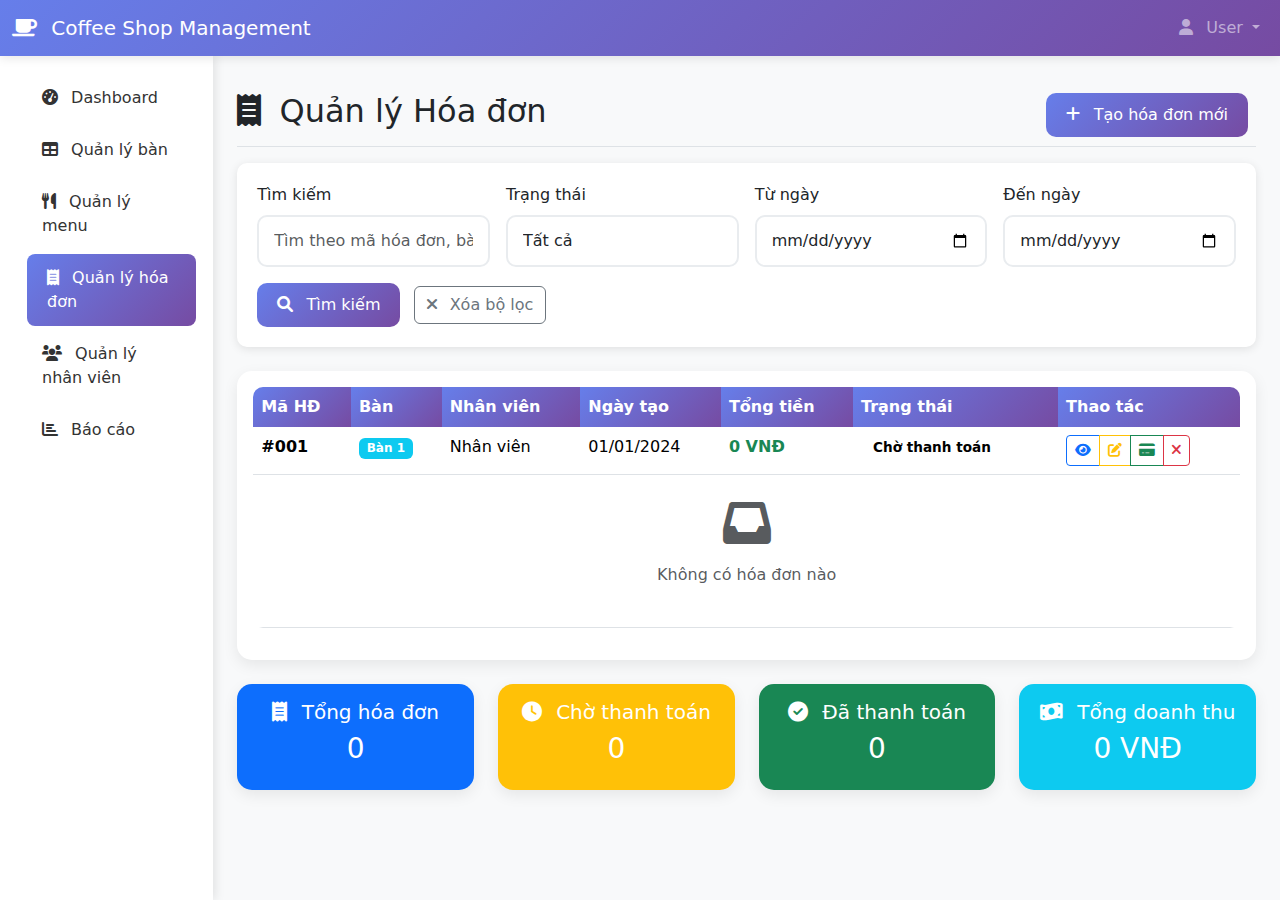
<file: src/main/resources/templates/invoice/list.html>
<!DOCTYPE html>
<html lang="vi" xmlns:th="http://www.thymeleaf.org">
<head>
    <meta charset="UTF-8">
    <meta name="viewport" content="width=device-width, initial-scale=1.0">
    <title>Quản lý Hóa đơn - Coffee Shop Management</title>
    <link href="https://cdn.jsdelivr.net/npm/bootstrap@5.1.3/dist/css/bootstrap.min.css" rel="stylesheet">
    <link href="https://cdnjs.cloudflare.com/ajax/libs/font-awesome/6.0.0/css/all.min.css" rel="stylesheet">
    <style>
        :root {
            --primary-color: #667eea;
            --secondary-color: #764ba2;
        }
        
        body {
            background-color: #f8f9fa;
        }
        
        .navbar {
            background: linear-gradient(135deg, var(--primary-color) 0%, var(--secondary-color) 100%);
            box-shadow: 0 2px 10px rgba(0,0,0,0.1);
        }
        
        .sidebar {
            background: white;
            box-shadow: 2px 0 10px rgba(0,0,0,0.1);
            min-height: calc(100vh - 56px);
        }
        
        .sidebar .nav-link {
            color: #333;
            padding: 12px 20px;
            border-radius: 8px;
            margin: 2px 10px;
            transition: all 0.3s ease;
        }
        
        .sidebar .nav-link:hover,
        .sidebar .nav-link.active {
            background: linear-gradient(135deg, var(--primary-color) 0%, var(--secondary-color) 100%);
            color: white;
            transform: translateX(5px);
        }
        
        .main-content {
            padding: 20px;
        }
        
        .card {
            border-radius: 15px;
            box-shadow: 0 5px 15px rgba(0,0,0,0.08);
            border: none;
        }
        
        .btn-primary {
            background: linear-gradient(135deg, var(--primary-color) 0%, var(--secondary-color) 100%);
            border: none;
            border-radius: 10px;
            padding: 10px 20px;
        }
        
        .btn-primary:hover {
            transform: translateY(-2px);
            box-shadow: 0 5px 15px rgba(102, 126, 234, 0.4);
        }
        
        .table {
            border-radius: 10px;
            overflow: hidden;
        }
        
        .table th {
            background: linear-gradient(135deg, var(--primary-color) 0%, var(--secondary-color) 100%);
            color: white;
            border: none;
            font-weight: 600;
        }
        
        .status-badge {
            padding: 8px 12px;
            border-radius: 20px;
            font-size: 0.85rem;
            font-weight: 600;
        }
        
        .status-pending {
            background-color: #fff3cd;
            color: #856404;
        }
        
        .status-paid {
            background-color: #d4edda;
            color: #155724;
        }
        
        .status-cancelled {
            background-color: #f8d7da;
            color: #721c24;
        }
        
        .search-box {
            background: white;
            border-radius: 10px;
            padding: 20px;
            box-shadow: 0 2px 10px rgba(0,0,0,0.1);
        }
        
        .form-control {
            border-radius: 10px;
            border: 2px solid #e9ecef;
            padding: 12px 15px;
            transition: all 0.3s ease;
        }
        
        .form-control:focus {
            border-color: var(--primary-color);
            box-shadow: 0 0 0 0.2rem rgba(102, 126, 234, 0.25);
        }
    </style>
</head>
<body>
    <!-- Navigation -->
    <nav class="navbar navbar-expand-lg navbar-dark">
        <div class="container-fluid">
            <a class="navbar-brand" href="#">
                <i class="fas fa-coffee me-2"></i>
                Coffee Shop Management
            </a>
            <div class="navbar-nav ms-auto">
                <div class="nav-item dropdown">
                    <a class="nav-link dropdown-toggle" href="#" id="navbarDropdown" role="button" data-bs-toggle="dropdown">
                        <i class="fas fa-user me-2"></i>
                        <span th:text="${currentEmployee.name}">User</span>
                    </a>
                    <ul class="dropdown-menu">
                        <li><a class="dropdown-item" href="/change-password">
                            <i class="fas fa-key me-2"></i>Đổi mật khẩu
                        </a></li>
                        <li><hr class="dropdown-divider"></li>
                        <li><a class="dropdown-item" href="/logout">
                            <i class="fas fa-sign-out-alt me-2"></i>Đăng xuất
                        </a></li>
                    </ul>
                </div>
            </div>
        </div>
    </nav>

    <div class="container-fluid">
        <div class="row">
            <!-- Sidebar -->
            <nav class="col-md-3 col-lg-2 d-md-block sidebar">
                <div class="position-sticky pt-3">
                    <ul class="nav flex-column">
                        <li class="nav-item">
                            <a class="nav-link" href="/dashboard">
                                <i class="fas fa-tachometer-alt me-2"></i>
                                Dashboard
                            </a>
                        </li>
                        <li class="nav-item">
                            <a class="nav-link" href="/tables">
                                <i class="fas fa-table me-2"></i>
                                Quản lý bàn
                            </a>
                        </li>
                        <li class="nav-item">
                            <a class="nav-link" href="/menu">
                                <i class="fas fa-utensils me-2"></i>
                                Quản lý menu
                            </a>
                        </li>
                        <li class="nav-item">
                            <a class="nav-link active" href="/invoices">
                                <i class="fas fa-receipt me-2"></i>
                                Quản lý hóa đơn
                            </a>
                        </li>
                        <li class="nav-item" th:if="${currentEmployee.role == 'admin'}">
                            <a class="nav-link" href="/employees">
                                <i class="fas fa-users me-2"></i>
                                Quản lý nhân viên
                            </a>
                        </li>
                        <li class="nav-item" th:if="${currentEmployee.role == 'admin'}">
                            <a class="nav-link" href="/reports">
                                <i class="fas fa-chart-bar me-2"></i>
                                Báo cáo
                            </a>
                        </li>
                    </ul>
                </div>
            </nav>

            <!-- Main content -->
            <main class="col-md-9 ms-sm-auto col-lg-10 px-md-4 main-content">
                <div class="d-flex justify-content-between flex-wrap flex-md-nowrap align-items-center pt-3 pb-2 mb-3 border-bottom">
                    <h1 class="h2">
                        <i class="fas fa-receipt me-2"></i>
                        Quản lý Hóa đơn
                    </h1>
                    <div class="btn-toolbar mb-2 mb-md-0">
                        <div class="btn-group me-2">
                            <a href="/invoices/create" class="btn btn-primary">
                                <i class="fas fa-plus me-2"></i>
                                Tạo hóa đơn mới
                            </a>
                        </div>
                    </div>
                </div>

                <!-- Search Box -->
                <div class="search-box mb-4">
                    <form th:action="@{/invoices}" method="get" class="row g-3">
                        <div class="col-md-3">
                            <label for="search" class="form-label">Tìm kiếm</label>
                            <input type="text" class="form-control" id="search" name="search" 
                                   th:value="${param.search}" placeholder="Tìm theo mã hóa đơn, bàn...">
                        </div>
                        <div class="col-md-3">
                            <label for="status" class="form-label">Trạng thái</label>
                            <select class="form-control" id="status" name="status">
                                <option value="">Tất cả</option>
                                <option value="Pending" th:selected="${param.status == 'Pending'}">Chờ thanh toán</option>
                                <option value="Paid" th:selected="${param.status == 'Paid'}">Đã thanh toán</option>
                                <option value="Cancelled" th:selected="${param.status == 'Cancelled'}">Đã hủy</option>
                            </select>
                        </div>
                        <div class="col-md-3">
                            <label for="startDate" class="form-label">Từ ngày</label>
                            <input type="date" class="form-control" id="startDate" name="startDate" 
                                   th:value="${param.startDate}">
                        </div>
                        <div class="col-md-3">
                            <label for="endDate" class="form-label">Đến ngày</label>
                            <input type="date" class="form-control" id="endDate" name="endDate" 
                                   th:value="${param.endDate}">
                        </div>
                        <div class="col-12">
                            <button type="submit" class="btn btn-primary me-2">
                                <i class="fas fa-search me-2"></i>
                                Tìm kiếm
                            </button>
                            <a href="/invoices" class="btn btn-outline-secondary">
                                <i class="fas fa-times me-2"></i>
                                Xóa bộ lọc
                            </a>
                        </div>
                    </form>
                </div>

                <!-- Invoices Table -->
                <div class="card">
                    <div class="card-body">
                        <div class="table-responsive">
                            <table class="table table-hover">
                                <thead>
                                    <tr>
                                        <th>Mã HĐ</th>
                                        <th>Bàn</th>
                                        <th>Nhân viên</th>
                                        <th>Ngày tạo</th>
                                        <th>Tổng tiền</th>
                                        <th>Trạng thái</th>
                                        <th>Thao tác</th>
                                    </tr>
                                </thead>
                                <tbody>
                                    <tr th:each="invoice : ${invoices}">
                                        <td>
                                            <strong th:text="${invoice.id}">#001</strong>
                                        </td>
                                        <td>
                                            <span class="badge bg-info" th:text="${invoice.table.name}">Bàn 1</span>
                                        </td>
                                        <td th:text="${invoice.employee.name}">Nhân viên</td>
                                        <td th:text="${#temporals.format(invoice.createdAt, 'dd/MM/yyyy HH:mm')}">01/01/2024</td>
                                        <td>
                                            <strong class="text-success" th:text="${#numbers.formatDecimal(invoice.totalAmount, 0, 'COMMA', 0, 'POINT')} + ' VNĐ'">0 VNĐ</strong>
                                        </td>
                                        <td>
                                            <span class="status-badge" 
                                                  th:class="${invoice.status == 'Pending' ? 'status-pending' : 
                                                            invoice.status == 'Paid' ? 'status-paid' : 'status-cancelled'}"
                                                  th:text="${invoice.status == 'Pending' ? 'Chờ thanh toán' : 
                                                           invoice.status == 'Paid' ? 'Đã thanh toán' : 'Đã hủy'}">
                                                Chờ thanh toán
                                            </span>
                                        </td>
                                        <td>
                                            <div class="btn-group" role="group">
                                                <a th:href="@{/invoices/view/{id}(id=${invoice.id})}" 
                                                   class="btn btn-sm btn-outline-primary" title="Xem chi tiết">
                                                    <i class="fas fa-eye"></i>
                                                </a>
                                                <a th:href="@{/invoices/edit/{id}(id=${invoice.id})}" 
                                                   class="btn btn-sm btn-outline-warning" title="Sửa"
                                                   th:if="${invoice.status == 'Pending'}">
                                                    <i class="fas fa-edit"></i>
                                                </a>
                                                <a th:href="@{/invoices/pay/{id}(id=${invoice.id})}" 
                                                   class="btn btn-sm btn-outline-success" title="Thanh toán"
                                                   th:if="${invoice.status == 'Pending'}"
                                                   onclick="return confirm('Xác nhận thanh toán hóa đơn này?')">
                                                    <i class="fas fa-credit-card"></i>
                                                </a>
                                                <a th:href="@{/invoices/cancel/{id}(id=${invoice.id})}" 
                                                   class="btn btn-sm btn-outline-danger" title="Hủy"
                                                   th:if="${invoice.status == 'Pending'}"
                                                   onclick="return confirm('Bạn có chắc muốn hủy hóa đơn này?')">
                                                    <i class="fas fa-times"></i>
                                                </a>
                                            </div>
                                        </td>
                                    </tr>
                                    <tr th:if="${#lists.isEmpty(invoices)}">
                                        <td colspan="7" class="text-center text-muted py-4">
                                            <i class="fas fa-inbox fa-3x mb-3"></i>
                                            <p>Không có hóa đơn nào</p>
                                        </td>
                                    </tr>
                                </tbody>
                            </table>
                        </div>
                    </div>
                </div>

                <!-- Summary Cards -->
                <div class="row mt-4">
                    <div class="col-md-3">
                        <div class="card bg-primary text-white">
                            <div class="card-body text-center">
                                <h5 class="card-title">
                                    <i class="fas fa-receipt me-2"></i>
                                    Tổng hóa đơn
                                </h5>
                                <h3 th:text="${#lists.size(invoices)}">0</h3>
                            </div>
                        </div>
                    </div>
                    <div class="col-md-3">
                        <div class="card bg-warning text-white">
                            <div class="card-body text-center">
                                <h5 class="card-title">
                                    <i class="fas fa-clock me-2"></i>
                                    Chờ thanh toán
                                </h5>
                                <h3 th:text="${invoices.stream().filter(i -> i.status == 'Pending').count()}">0</h3>
                            </div>
                        </div>
                    </div>
                    <div class="col-md-3">
                        <div class="card bg-success text-white">
                            <div class="card-body text-center">
                                <h5 class="card-title">
                                    <i class="fas fa-check-circle me-2"></i>
                                    Đã thanh toán
                                </h5>
                                <h3 th:text="${invoices.stream().filter(i -> i.status == 'Paid').count()}">0</h3>
                            </div>
                        </div>
                    </div>
                    <div class="col-md-3">
                        <div class="card bg-info text-white">
                            <div class="card-body text-center">
                                <h5 class="card-title">
                                    <i class="fas fa-money-bill-wave me-2"></i>
                                    Tổng doanh thu
                                </h5>
                                <h3 th:text="${#numbers.formatDecimal(invoices.stream().filter(i -> i.status == 'Paid').mapToDouble(i -> i.totalAmount).sum(), 0, 'COMMA', 0, 'POINT')} + ' VNĐ'">0 VNĐ</h3>
                            </div>
                        </div>
                    </div>
                </div>
            </main>
        </div>
    </div>

    <script src="https://cdn.jsdelivr.net/npm/bootstrap@5.1.3/dist/js/bootstrap.bundle.min.js"></script>
</body>
</html>
</file>
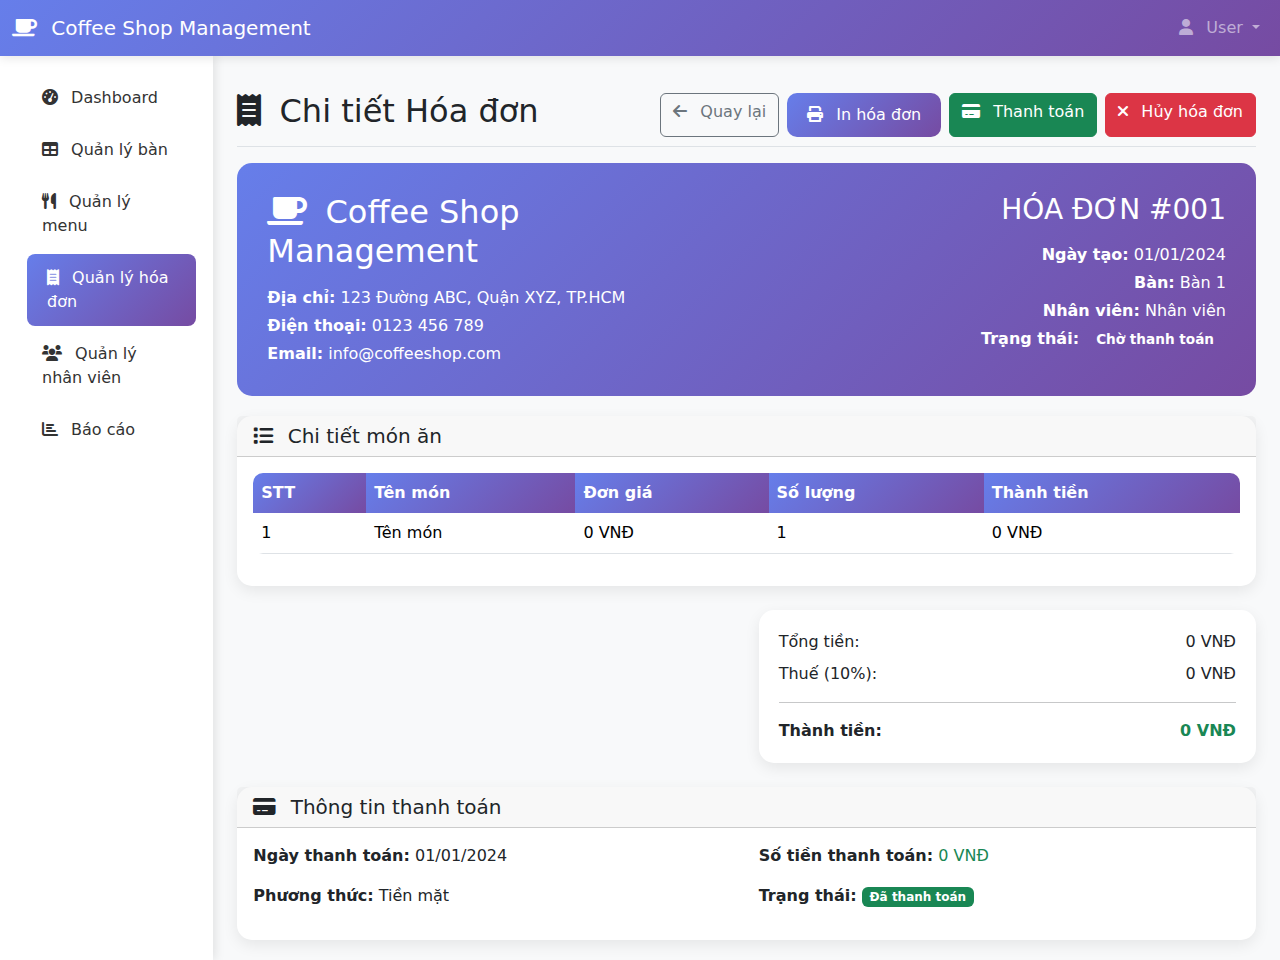
<file: src/main/resources/templates/invoice/view.html>
<!DOCTYPE html>
<html lang="vi" xmlns:th="http://www.thymeleaf.org">
<head>
    <meta charset="UTF-8">
    <meta name="viewport" content="width=device-width, initial-scale=1.0">
    <title>Chi tiết Hóa đơn - Coffee Shop Management</title>
    <link href="https://cdn.jsdelivr.net/npm/bootstrap@5.1.3/dist/css/bootstrap.min.css" rel="stylesheet">
    <link href="https://cdnjs.cloudflare.com/ajax/libs/font-awesome/6.0.0/css/all.min.css" rel="stylesheet">
    <style>
        :root {
            --primary-color: #667eea;
            --secondary-color: #764ba2;
        }
        
        body {
            background-color: #f8f9fa;
        }
        
        .navbar {
            background: linear-gradient(135deg, var(--primary-color) 0%, var(--secondary-color) 100%);
            box-shadow: 0 2px 10px rgba(0,0,0,0.1);
        }
        
        .sidebar {
            background: white;
            box-shadow: 2px 0 10px rgba(0,0,0,0.1);
            min-height: calc(100vh - 56px);
        }
        
        .sidebar .nav-link {
            color: #333;
            padding: 12px 20px;
            border-radius: 8px;
            margin: 2px 10px;
            transition: all 0.3s ease;
        }
        
        .sidebar .nav-link:hover,
        .sidebar .nav-link.active {
            background: linear-gradient(135deg, var(--primary-color) 0%, var(--secondary-color) 100%);
            color: white;
            transform: translateX(5px);
        }
        
        .main-content {
            padding: 20px;
        }
        
        .card {
            border-radius: 15px;
            box-shadow: 0 5px 15px rgba(0,0,0,0.08);
            border: none;
        }
        
        .btn-primary {
            background: linear-gradient(135deg, var(--primary-color) 0%, var(--secondary-color) 100%);
            border: none;
            border-radius: 10px;
            padding: 10px 20px;
        }
        
        .btn-primary:hover {
            transform: translateY(-2px);
            box-shadow: 0 5px 15px rgba(102, 126, 234, 0.4);
        }
        
        .table {
            border-radius: 10px;
            overflow: hidden;
        }
        
        .table th {
            background: linear-gradient(135deg, var(--primary-color) 0%, var(--secondary-color) 100%);
            color: white;
            border: none;
            font-weight: 600;
        }
        
        .status-badge {
            padding: 8px 12px;
            border-radius: 20px;
            font-size: 0.85rem;
            font-weight: 600;
        }
        
        .status-pending {
            background-color: #fff3cd;
            color: #856404;
        }
        
        .status-paid {
            background-color: #d4edda;
            color: #155724;
        }
        
        .status-cancelled {
            background-color: #f8d7da;
            color: #721c24;
        }
        
        .invoice-header {
            background: linear-gradient(135deg, var(--primary-color) 0%, var(--secondary-color) 100%);
            color: white;
            border-radius: 15px;
            padding: 30px;
            margin-bottom: 20px;
        }
        
        .total-section {
            background: white;
            border-radius: 15px;
            padding: 20px;
            box-shadow: 0 5px 15px rgba(0,0,0,0.08);
        }
    </style>
</head>
<body>
    <!-- Navigation -->
    <nav class="navbar navbar-expand-lg navbar-dark">
        <div class="container-fluid">
            <a class="navbar-brand" href="#">
                <i class="fas fa-coffee me-2"></i>
                Coffee Shop Management
            </a>
            <div class="navbar-nav ms-auto">
                <div class="nav-item dropdown">
                    <a class="nav-link dropdown-toggle" href="#" id="navbarDropdown" role="button" data-bs-toggle="dropdown">
                        <i class="fas fa-user me-2"></i>
                        <span th:text="${currentEmployee.name}">User</span>
                    </a>
                    <ul class="dropdown-menu">
                        <li><a class="dropdown-item" href="/change-password">
                            <i class="fas fa-key me-2"></i>Đổi mật khẩu
                        </a></li>
                        <li><hr class="dropdown-divider"></li>
                        <li><a class="dropdown-item" href="/logout">
                            <i class="fas fa-sign-out-alt me-2"></i>Đăng xuất
                        </a></li>
                    </ul>
                </div>
            </div>
        </div>
    </nav>

    <div class="container-fluid">
        <div class="row">
            <!-- Sidebar -->
            <nav class="col-md-3 col-lg-2 d-md-block sidebar">
                <div class="position-sticky pt-3">
                    <ul class="nav flex-column">
                        <li class="nav-item">
                            <a class="nav-link" href="/dashboard">
                                <i class="fas fa-tachometer-alt me-2"></i>
                                Dashboard
                            </a>
                        </li>
                        <li class="nav-item">
                            <a class="nav-link" href="/tables">
                                <i class="fas fa-table me-2"></i>
                                Quản lý bàn
                            </a>
                        </li>
                        <li class="nav-item">
                            <a class="nav-link" href="/menu">
                                <i class="fas fa-utensils me-2"></i>
                                Quản lý menu
                            </a>
                        </li>
                        <li class="nav-item">
                            <a class="nav-link active" href="/invoices">
                                <i class="fas fa-receipt me-2"></i>
                                Quản lý hóa đơn
                            </a>
                        </li>
                        <li class="nav-item" th:if="${currentEmployee.role == 'admin'}">
                            <a class="nav-link" href="/employees">
                                <i class="fas fa-users me-2"></i>
                                Quản lý nhân viên
                            </a>
                        </li>
                        <li class="nav-item" th:if="${currentEmployee.role == 'admin'}">
                            <a class="nav-link" href="/reports">
                                <i class="fas fa-chart-bar me-2"></i>
                                Báo cáo
                            </a>
                        </li>
                    </ul>
                </div>
            </nav>

            <!-- Main content -->
            <main class="col-md-9 ms-sm-auto col-lg-10 px-md-4 main-content">
                <div class="d-flex justify-content-between flex-wrap flex-md-nowrap align-items-center pt-3 pb-2 mb-3 border-bottom">
                    <h1 class="h2">
                        <i class="fas fa-receipt me-2"></i>
                        Chi tiết Hóa đơn
                    </h1>
                    <div class="btn-toolbar mb-2 mb-md-0">
                        <a href="/invoices" class="btn btn-outline-secondary me-2">
                            <i class="fas fa-arrow-left me-2"></i>
                            Quay lại
                        </a>
                        <button onclick="window.print()" class="btn btn-primary me-2">
                            <i class="fas fa-print me-2"></i>
                            In hóa đơn
                        </button>
                        <a th:href="@{/invoices/pay/{id}(id=${invoice.id})}" 
                           class="btn btn-success me-2"
                           th:if="${invoice.status == 'Pending'}"
                           onclick="return confirm('Xác nhận thanh toán hóa đơn này?')">
                            <i class="fas fa-credit-card me-2"></i>
                            Thanh toán
                        </a>
                        <a th:href="@{/invoices/cancel/{id}(id=${invoice.id})}" 
                           class="btn btn-danger"
                           th:if="${invoice.status == 'Pending'}"
                           onclick="return confirm('Bạn có chắc muốn hủy hóa đơn này?')">
                            <i class="fas fa-times me-2"></i>
                            Hủy hóa đơn
                        </a>
                    </div>
                </div>

                <!-- Invoice Header -->
                <div class="invoice-header">
                    <div class="row">
                        <div class="col-md-6">
                            <h2 class="mb-3">
                                <i class="fas fa-coffee me-2"></i>
                                Coffee Shop Management
                            </h2>
                            <p class="mb-1"><strong>Địa chỉ:</strong> 123 Đường ABC, Quận XYZ, TP.HCM</p>
                            <p class="mb-1"><strong>Điện thoại:</strong> 0123 456 789</p>
                            <p class="mb-0"><strong>Email:</strong> info@coffeeshop.com</p>
                        </div>
                        <div class="col-md-6 text-md-end">
                            <h3 class="mb-3">HÓA ĐƠN #<span th:text="${invoice.id}">001</span></h3>
                            <p class="mb-1"><strong>Ngày tạo:</strong> <span th:text="${#temporals.format(invoice.createdAt, 'dd/MM/yyyy HH:mm')}">01/01/2024</span></p>
                            <p class="mb-1"><strong>Bàn:</strong> <span th:text="${invoice.table.name}">Bàn 1</span></p>
                            <p class="mb-1"><strong>Nhân viên:</strong> <span th:text="${invoice.employee.name}">Nhân viên</span></p>
                            <p class="mb-0">
                                <strong>Trạng thái:</strong> 
                                <span class="status-badge" 
                                      th:class="${invoice.status == 'Pending' ? 'status-pending' : 
                                                invoice.status == 'Paid' ? 'status-paid' : 'status-cancelled'}"
                                      th:text="${invoice.status == 'Pending' ? 'Chờ thanh toán' : 
                                               invoice.status == 'Paid' ? 'Đã thanh toán' : 'Đã hủy'}">
                                    Chờ thanh toán
                                </span>
                            </p>
                        </div>
                    </div>
                </div>

                <!-- Invoice Details -->
                <div class="card mb-4">
                    <div class="card-header">
                        <h5 class="mb-0">
                            <i class="fas fa-list me-2"></i>
                            Chi tiết món ăn
                        </h5>
                    </div>
                    <div class="card-body">
                        <div class="table-responsive">
                            <table class="table">
                                <thead>
                                    <tr>
                                        <th>STT</th>
                                        <th>Tên món</th>
                                        <th>Đơn giá</th>
                                        <th>Số lượng</th>
                                        <th>Thành tiền</th>
                                    </tr>
                                </thead>
                                <tbody>
                                    <tr th:each="detail, iterStat : ${invoiceDetails}">
                                        <td th:text="${iterStat.count}">1</td>
                                        <td th:text="${detail.menu.name}">Tên món</td>
                                        <td th:text="${#numbers.formatDecimal(detail.menu.price, 0, 'COMMA', 0, 'POINT')} + ' VNĐ'">0 VNĐ</td>
                                        <td th:text="${detail.quantity}">1</td>
                                        <td th:text="${#numbers.formatDecimal(detail.menu.price * detail.quantity, 0, 'COMMA', 0, 'POINT')} + ' VNĐ'">0 VNĐ</td>
                                    </tr>
                                </tbody>
                            </table>
                        </div>
                    </div>
                </div>

                <!-- Total Section -->
                <div class="row">
                    <div class="col-md-6 offset-md-6">
                        <div class="total-section">
                            <div class="row mb-2">
                                <div class="col-6">Tổng tiền:</div>
                                <div class="col-6 text-end" th:text="${#numbers.formatDecimal(invoice.totalAmount, 0, 'COMMA', 0, 'POINT')} + ' VNĐ'">0 VNĐ</div>
                            </div>
                            <div class="row mb-2">
                                <div class="col-6">Thuế (10%):</div>
                                <div class="col-6 text-end" th:text="${#numbers.formatDecimal(invoice.totalAmount * 0.1, 0, 'COMMA', 0, 'POINT')} + ' VNĐ'">0 VNĐ</div>
                            </div>
                            <hr>
                            <div class="row">
                                <div class="col-6"><strong>Thành tiền:</strong></div>
                                <div class="col-6 text-end">
                                    <strong class="text-success" th:text="${#numbers.formatDecimal(invoice.totalAmount * 1.1, 0, 'COMMA', 0, 'POINT')} + ' VNĐ'">0 VNĐ</strong>
                                </div>
                            </div>
                        </div>
                    </div>
                </div>

                <!-- Payment Info (if paid) -->
                <div class="card mt-4" th:if="${invoice.status == 'Paid'}">
                    <div class="card-header">
                        <h5 class="mb-0">
                            <i class="fas fa-credit-card me-2"></i>
                            Thông tin thanh toán
                        </h5>
                    </div>
                    <div class="card-body">
                        <div class="row">
                            <div class="col-md-6">
                                <p><strong>Ngày thanh toán:</strong> <span th:text="${#temporals.format(invoice.updatedAt, 'dd/MM/yyyy HH:mm')}">01/01/2024</span></p>
                                <p><strong>Phương thức:</strong> Tiền mặt</p>
                            </div>
                            <div class="col-md-6">
                                <p><strong>Số tiền thanh toán:</strong> <span class="text-success" th:text="${#numbers.formatDecimal(invoice.totalAmount * 1.1, 0, 'COMMA', 0, 'POINT')} + ' VNĐ'">0 VNĐ</span></p>
                                <p><strong>Trạng thái:</strong> <span class="badge bg-success">Đã thanh toán</span></p>
                            </div>
                        </div>
                    </div>
                </div>
            </main>
        </div>
    </div>

    <script src="https://cdn.jsdelivr.net/npm/bootstrap@5.1.3/dist/js/bootstrap.bundle.min.js"></script>
</body>
</html>
</file>
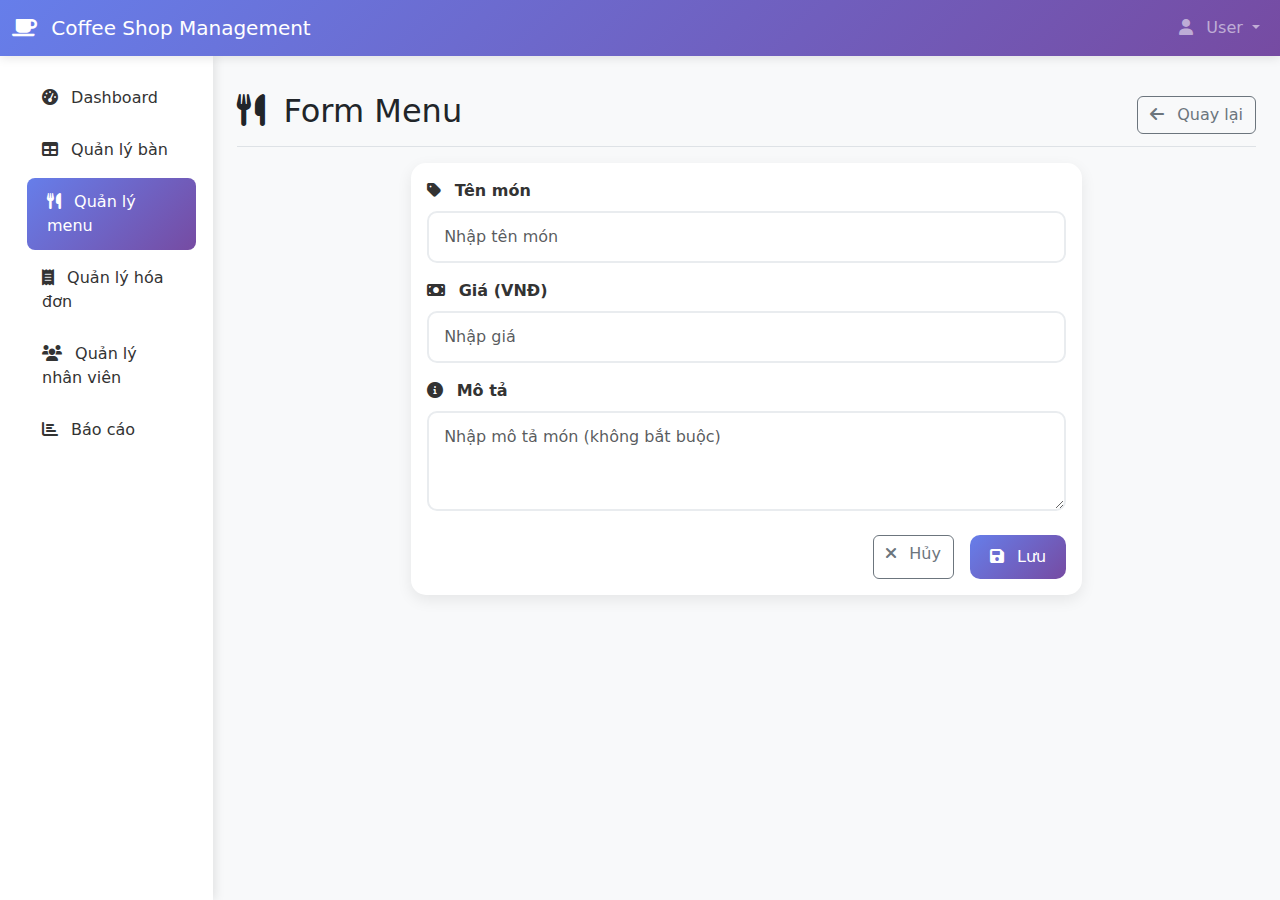
<file: src/main/resources/templates/menu/form.html>
<!DOCTYPE html>
<html lang="vi" xmlns:th="http://www.thymeleaf.org">
<head>
    <meta charset="UTF-8">
    <meta name="viewport" content="width=device-width, initial-scale=1.0">
    <title th:text="${menuItem.id == null ? 'Thêm món mới' : 'Sửa món'} + ' - Coffee Shop Management'">Form Menu</title>
    <link href="https://cdn.jsdelivr.net/npm/bootstrap@5.1.3/dist/css/bootstrap.min.css" rel="stylesheet">
    <link href="https://cdnjs.cloudflare.com/ajax/libs/font-awesome/6.0.0/css/all.min.css" rel="stylesheet">
    <style>
        :root {
            --primary-color: #667eea;
            --secondary-color: #764ba2;
        }
        
        body {
            background-color: #f8f9fa;
        }
        
        .navbar {
            background: linear-gradient(135deg, var(--primary-color) 0%, var(--secondary-color) 100%);
            box-shadow: 0 2px 10px rgba(0,0,0,0.1);
        }
        
        .sidebar {
            background: white;
            box-shadow: 2px 0 10px rgba(0,0,0,0.1);
            min-height: calc(100vh - 56px);
        }
        
        .sidebar .nav-link {
            color: #333;
            padding: 12px 20px;
            border-radius: 8px;
            margin: 2px 10px;
            transition: all 0.3s ease;
        }
        
        .sidebar .nav-link:hover,
        .sidebar .nav-link.active {
            background: linear-gradient(135deg, var(--primary-color) 0%, var(--secondary-color) 100%);
            color: white;
            transform: translateX(5px);
        }
        
        .main-content {
            padding: 20px;
        }
        
        .card {
            border-radius: 15px;
            box-shadow: 0 5px 15px rgba(0,0,0,0.08);
            border: none;
        }
        
        .btn-primary {
            background: linear-gradient(135deg, var(--primary-color) 0%, var(--secondary-color) 100%);
            border: none;
            border-radius: 10px;
            padding: 10px 20px;
        }
        
        .btn-primary:hover {
            transform: translateY(-2px);
            box-shadow: 0 5px 15px rgba(102, 126, 234, 0.4);
        }
        
        .form-control {
            border-radius: 10px;
            border: 2px solid #e9ecef;
            padding: 12px 15px;
            transition: all 0.3s ease;
        }
        
        .form-control:focus {
            border-color: var(--primary-color);
            box-shadow: 0 0 0 0.2rem rgba(102, 126, 234, 0.25);
        }
        
        .form-label {
            font-weight: 600;
            color: #333;
        }
    </style>
</head>
<body>
    <!-- Navigation -->
    <nav class="navbar navbar-expand-lg navbar-dark">
        <div class="container-fluid">
            <a class="navbar-brand" href="#">
                <i class="fas fa-coffee me-2"></i>
                Coffee Shop Management
            </a>
            <div class="navbar-nav ms-auto">
                <div class="nav-item dropdown">
                    <a class="nav-link dropdown-toggle" href="#" id="navbarDropdown" role="button" data-bs-toggle="dropdown">
                        <i class="fas fa-user me-2"></i>
                        <span th:text="${currentEmployee.name}">User</span>
                    </a>
                    <ul class="dropdown-menu">
                        <li><a class="dropdown-item" href="/change-password">
                            <i class="fas fa-key me-2"></i>Đổi mật khẩu
                        </a></li>
                        <li><hr class="dropdown-divider"></li>
                        <li><a class="dropdown-item" href="/logout">
                            <i class="fas fa-sign-out-alt me-2"></i>Đăng xuất
                        </a></li>
                    </ul>
                </div>
            </div>
        </div>
    </nav>

    <div class="container-fluid">
        <div class="row">
            <!-- Sidebar -->
            <nav class="col-md-3 col-lg-2 d-md-block sidebar">
                <div class="position-sticky pt-3">
                    <ul class="nav flex-column">
                        <li class="nav-item">
                            <a class="nav-link" href="/dashboard">
                                <i class="fas fa-tachometer-alt me-2"></i>
                                Dashboard
                            </a>
                        </li>
                        <li class="nav-item">
                            <a class="nav-link" href="/tables">
                                <i class="fas fa-table me-2"></i>
                                Quản lý bàn
                            </a>
                        </li>
                        <li class="nav-item">
                            <a class="nav-link active" href="/menu">
                                <i class="fas fa-utensils me-2"></i>
                                Quản lý menu
                            </a>
                        </li>
                        <li class="nav-item">
                            <a class="nav-link" href="/invoices">
                                <i class="fas fa-receipt me-2"></i>
                                Quản lý hóa đơn
                            </a>
                        </li>
                        <li class="nav-item" th:if="${currentEmployee.role == 'admin'}">
                            <a class="nav-link" href="/employees">
                                <i class="fas fa-users me-2"></i>
                                Quản lý nhân viên
                            </a>
                        </li>
                        <li class="nav-item" th:if="${currentEmployee.role == 'admin'}">
                            <a class="nav-link" href="/reports">
                                <i class="fas fa-chart-bar me-2"></i>
                                Báo cáo
                            </a>
                        </li>
                    </ul>
                </div>
            </nav>

            <!-- Main content -->
            <main class="col-md-9 ms-sm-auto col-lg-10 px-md-4 main-content">
                <div class="d-flex justify-content-between flex-wrap flex-md-nowrap align-items-center pt-3 pb-2 mb-3 border-bottom">
                    <h1 class="h2">
                        <i class="fas fa-utensils me-2"></i>
                        <span th:text="${menuItem.id == null ? 'Thêm món mới' : 'Sửa món'}">Form Menu</span>
                    </h1>
                    <div class="btn-toolbar mb-2 mb-md-0">
                        <a href="/menu" class="btn btn-outline-secondary">
                            <i class="fas fa-arrow-left me-2"></i>
                            Quay lại
                        </a>
                    </div>
                </div>

                <!-- Form -->
                <div class="row justify-content-center">
                    <div class="col-md-8">
                        <div class="card">
                            <div class="card-body">
                                <form th:action="${menuItem.id == null ? '/menu/add' : '/menu/edit/' + menuItem.id}" 
                                      th:object="${menuItem}" method="post">
                                    
                                    <div class="mb-3">
                                        <label for="name" class="form-label">
                                            <i class="fas fa-tag me-2"></i>
                                            Tên món
                                        </label>
                                        <input type="text" class="form-control" id="name" 
                                               th:field="*{name}" placeholder="Nhập tên món" required>
                                    </div>
                                    
                                    <div class="mb-3">
                                        <label for="price" class="form-label">
                                            <i class="fas fa-money-bill me-2"></i>
                                            Giá (VNĐ)
                                        </label>
                                        <input type="number" class="form-control" id="price" 
                                               th:field="*{price}" placeholder="Nhập giá" min="0" step="1000" required>
                                    </div>
                                    
                                    <div class="mb-4">
                                        <label for="description" class="form-label">
                                            <i class="fas fa-info-circle me-2"></i>
                                            Mô tả
                                        </label>
                                        <textarea class="form-control" id="description" 
                                                  th:field="*{description}" rows="3" 
                                                  placeholder="Nhập mô tả món (không bắt buộc)"></textarea>
                                    </div>
                                    
                                    <div class="d-grid gap-2 d-md-flex justify-content-md-end">
                                        <a href="/menu" class="btn btn-outline-secondary me-md-2">
                                            <i class="fas fa-times me-2"></i>
                                            Hủy
                                        </a>
                                        <button type="submit" class="btn btn-primary">
                                            <i class="fas fa-save me-2"></i>
                                            <span th:text="${menuItem.id == null ? 'Thêm món' : 'Cập nhật'}">Lưu</span>
                                        </button>
                                    </div>
                                </form>
                            </div>
                        </div>
                    </div>
                </div>
            </main>
        </div>
    </div>

    <script src="https://cdn.jsdelivr.net/npm/bootstrap@5.1.3/dist/js/bootstrap.bundle.min.js"></script>
</body>
</html>
</file>
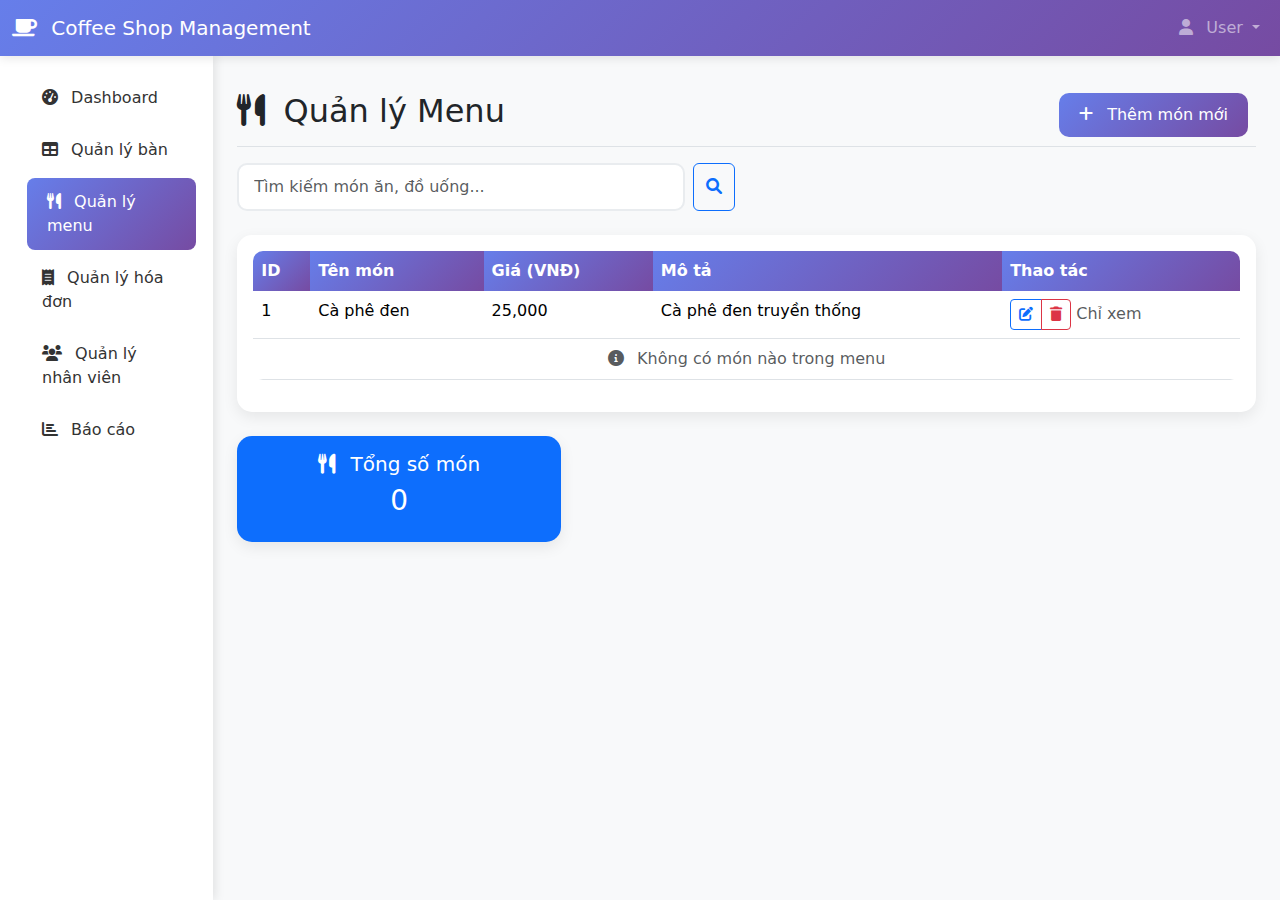
<file: src/main/resources/templates/menu/list.html>
<!DOCTYPE html>
<html lang="vi" xmlns:th="http://www.thymeleaf.org">
<head>
    <meta charset="UTF-8">
    <meta name="viewport" content="width=device-width, initial-scale=1.0">
    <title>Quản lý Menu - Coffee Shop Management</title>
    <link href="https://cdn.jsdelivr.net/npm/bootstrap@5.1.3/dist/css/bootstrap.min.css" rel="stylesheet">
    <link href="https://cdnjs.cloudflare.com/ajax/libs/font-awesome/6.0.0/css/all.min.css" rel="stylesheet">
    <style>
        :root {
            --primary-color: #667eea;
            --secondary-color: #764ba2;
        }
        
        body {
            background-color: #f8f9fa;
        }
        
        .navbar {
            background: linear-gradient(135deg, var(--primary-color) 0%, var(--secondary-color) 100%);
            box-shadow: 0 2px 10px rgba(0,0,0,0.1);
        }
        
        .sidebar {
            background: white;
            box-shadow: 2px 0 10px rgba(0,0,0,0.1);
            min-height: calc(100vh - 56px);
        }
        
        .sidebar .nav-link {
            color: #333;
            padding: 12px 20px;
            border-radius: 8px;
            margin: 2px 10px;
            transition: all 0.3s ease;
        }
        
        .sidebar .nav-link:hover,
        .sidebar .nav-link.active {
            background: linear-gradient(135deg, var(--primary-color) 0%, var(--secondary-color) 100%);
            color: white;
            transform: translateX(5px);
        }
        
        .main-content {
            padding: 20px;
        }
        
        .card {
            border-radius: 15px;
            box-shadow: 0 5px 15px rgba(0,0,0,0.08);
            border: none;
        }
        
        .btn-primary {
            background: linear-gradient(135deg, var(--primary-color) 0%, var(--secondary-color) 100%);
            border: none;
            border-radius: 10px;
            padding: 10px 20px;
        }
        
        .btn-primary:hover {
            transform: translateY(-2px);
            box-shadow: 0 5px 15px rgba(102, 126, 234, 0.4);
        }
        
        .table {
            border-radius: 10px;
            overflow: hidden;
        }
        
        .table th {
            background: linear-gradient(135deg, var(--primary-color) 0%, var(--secondary-color) 100%);
            color: white;
            border: none;
            font-weight: 600;
        }
        
        .search-box {
            border-radius: 10px;
            border: 2px solid #e9ecef;
            padding: 10px 15px;
        }
        
        .search-box:focus {
            border-color: var(--primary-color);
            box-shadow: 0 0 0 0.2rem rgba(102, 126, 234, 0.25);
        }
    </style>
</head>
<body>
    <!-- Navigation -->
    <nav class="navbar navbar-expand-lg navbar-dark">
        <div class="container-fluid">
            <a class="navbar-brand" href="#">
                <i class="fas fa-coffee me-2"></i>
                Coffee Shop Management
            </a>
            <div class="navbar-nav ms-auto">
                <div class="nav-item dropdown">
                    <a class="nav-link dropdown-toggle" href="#" id="navbarDropdown" role="button" data-bs-toggle="dropdown">
                        <i class="fas fa-user me-2"></i>
                        <span th:text="${currentEmployee.name}">User</span>
                    </a>
                    <ul class="dropdown-menu">
                        <li><a class="dropdown-item" href="/change-password">
                            <i class="fas fa-key me-2"></i>Đổi mật khẩu
                        </a></li>
                        <li><hr class="dropdown-divider"></li>
                        <li><a class="dropdown-item" href="/logout">
                            <i class="fas fa-sign-out-alt me-2"></i>Đăng xuất
                        </a></li>
                    </ul>
                </div>
            </div>
        </div>
    </nav>

    <div class="container-fluid">
        <div class="row">
            <!-- Sidebar -->
            <nav class="col-md-3 col-lg-2 d-md-block sidebar">
                <div class="position-sticky pt-3">
                    <ul class="nav flex-column">
                        <li class="nav-item">
                            <a class="nav-link" href="/dashboard">
                                <i class="fas fa-tachometer-alt me-2"></i>
                                Dashboard
                            </a>
                        </li>
                        <li class="nav-item">
                            <a class="nav-link" href="/tables">
                                <i class="fas fa-table me-2"></i>
                                Quản lý bàn
                            </a>
                        </li>
                        <li class="nav-item">
                            <a class="nav-link active" href="/menu">
                                <i class="fas fa-utensils me-2"></i>
                                Quản lý menu
                            </a>
                        </li>
                        <li class="nav-item">
                            <a class="nav-link" href="/invoices">
                                <i class="fas fa-receipt me-2"></i>
                                Quản lý hóa đơn
                            </a>
                        </li>
                        <li class="nav-item" th:if="${currentEmployee.role == 'admin'}">
                            <a class="nav-link" href="/employees">
                                <i class="fas fa-users me-2"></i>
                                Quản lý nhân viên
                            </a>
                        </li>
                        <li class="nav-item" th:if="${currentEmployee.role == 'admin'}">
                            <a class="nav-link" href="/reports">
                                <i class="fas fa-chart-bar me-2"></i>
                                Báo cáo
                            </a>
                        </li>
                    </ul>
                </div>
            </nav>

            <!-- Main content -->
            <main class="col-md-9 ms-sm-auto col-lg-10 px-md-4 main-content">
                <div class="d-flex justify-content-between flex-wrap flex-md-nowrap align-items-center pt-3 pb-2 mb-3 border-bottom">
                    <h1 class="h2">
                        <i class="fas fa-utensils me-2"></i>
                        Quản lý Menu
                    </h1>
                    <div class="btn-toolbar mb-2 mb-md-0">
                        <div class="btn-group me-2" th:if="${currentEmployee.role == 'admin'}">
                            <a href="/menu/add" class="btn btn-primary">
                                <i class="fas fa-plus me-2"></i>
                                Thêm món mới
                            </a>
                        </div>
                    </div>
                </div>

                <!-- Search Box -->
                <div class="row mb-4">
                    <div class="col-md-6">
                        <form th:action="@{/menu/search}" method="get" class="d-flex">
                            <input type="text" class="form-control search-box me-2" 
                                   name="keyword" th:value="${keyword}" 
                                   placeholder="Tìm kiếm món ăn, đồ uống...">
                            <button type="submit" class="btn btn-outline-primary">
                                <i class="fas fa-search"></i>
                            </button>
                        </form>
                    </div>
                </div>

                <!-- Menu Items Table -->
                <div class="card">
                    <div class="card-body">
                        <div class="table-responsive">
                            <table class="table table-hover">
                                <thead>
                                    <tr>
                                        <th>ID</th>
                                        <th>Tên món</th>
                                        <th>Giá (VNĐ)</th>
                                        <th>Mô tả</th>
                                        <th>Thao tác</th>
                                    </tr>
                                </thead>
                                <tbody>
                                    <tr th:each="item : ${menuItems}">
                                        <td th:text="${item.id}">1</td>
                                        <td th:text="${item.name}">Cà phê đen</td>
                                        <td th:text="${#numbers.formatDecimal(item.price, 0, 'COMMA', 0, 'POINT')}">25,000</td>
                                        <td th:text="${item.description}">Cà phê đen truyền thống</td>
                                        <td>
                                            <div class="btn-group" role="group" th:if="${currentEmployee.role == 'admin'}">
                                                <a th:href="@{/menu/edit/{id}(id=${item.id})}" 
                                                   class="btn btn-sm btn-outline-primary">
                                                    <i class="fas fa-edit"></i>
                                                </a>
                                                <a th:href="@{/menu/delete/{id}(id=${item.id})}" 
                                                   class="btn btn-sm btn-outline-danger"
                                                   onclick="return confirm('Bạn có chắc muốn xóa món này?')">
                                                    <i class="fas fa-trash"></i>
                                                </a>
                                            </div>
                                            <span class="text-muted" th:if="${currentEmployee.role != 'admin'}">
                                                Chỉ xem
                                            </span>
                                        </td>
                                    </tr>
                                    <tr th:if="${#lists.isEmpty(menuItems)}">
                                        <td colspan="5" class="text-center text-muted">
                                            <i class="fas fa-info-circle me-2"></i>
                                            Không có món nào trong menu
                                        </td>
                                    </tr>
                                </tbody>
                            </table>
                        </div>
                    </div>
                </div>

                <!-- Summary -->
                <div class="row mt-4">
                    <div class="col-md-4">
                        <div class="card bg-primary text-white">
                            <div class="card-body text-center">
                                <h5 class="card-title">
                                    <i class="fas fa-utensils me-2"></i>
                                    Tổng số món
                                </h5>
                                <h3 th:text="${#lists.size(menuItems)}">0</h3>
                            </div>
                        </div>
                    </div>
                </div>
            </main>
        </div>
    </div>

    <script src="https://cdn.jsdelivr.net/npm/bootstrap@5.1.3/dist/js/bootstrap.bundle.min.js"></script>
</body>
</html>
</file>
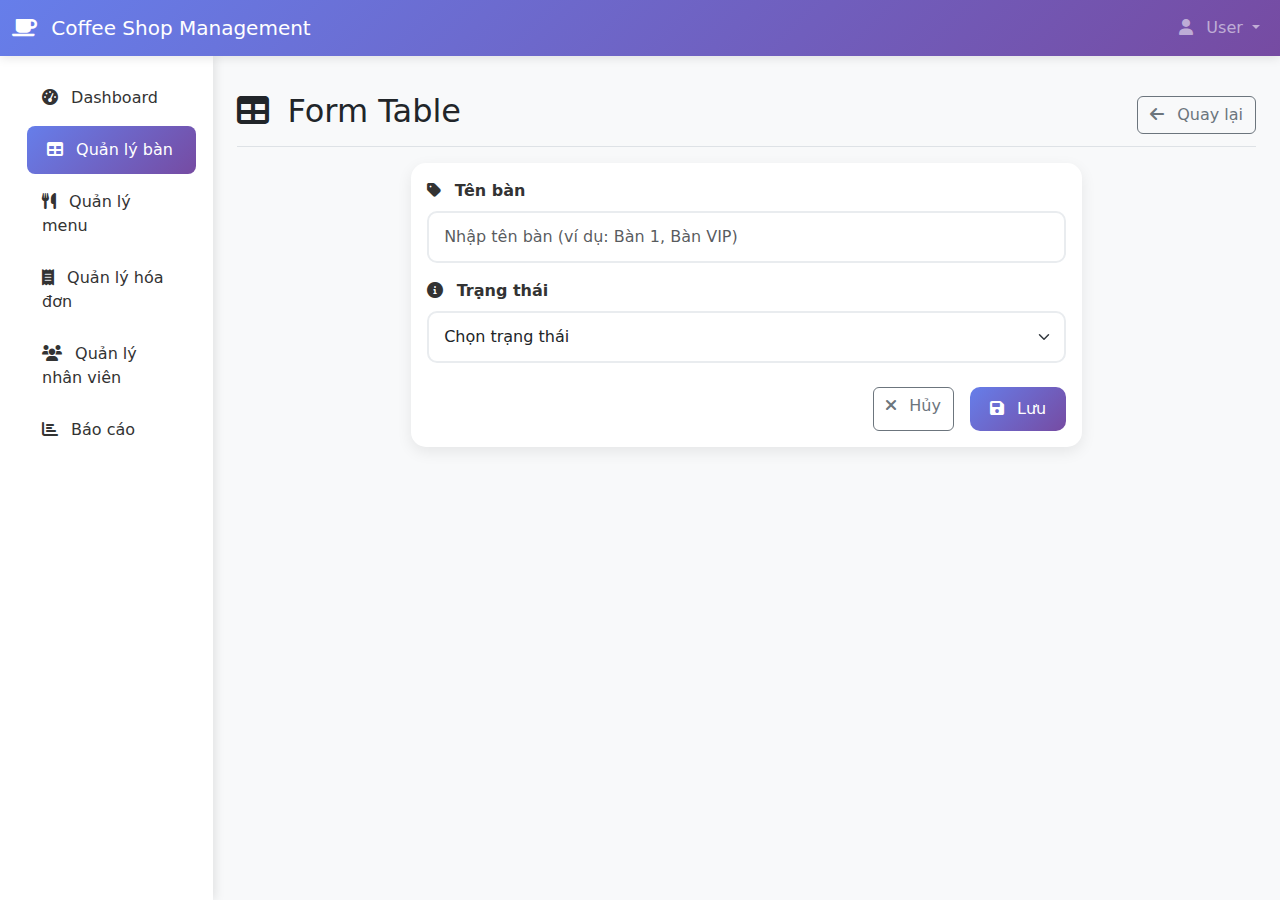
<file: src/main/resources/templates/table/form.html>
<!DOCTYPE html>
<html lang="vi" xmlns:th="http://www.thymeleaf.org">
<head>
    <meta charset="UTF-8">
    <meta name="viewport" content="width=device-width, initial-scale=1.0">
    <title th:text="${table.id == null ? 'Thêm bàn mới' : 'Sửa bàn'} + ' - Coffee Shop Management'">Form Table</title>
    <link href="https://cdn.jsdelivr.net/npm/bootstrap@5.1.3/dist/css/bootstrap.min.css" rel="stylesheet">
    <link href="https://cdnjs.cloudflare.com/ajax/libs/font-awesome/6.0.0/css/all.min.css" rel="stylesheet">
    <style>
        :root {
            --primary-color: #667eea;
            --secondary-color: #764ba2;
        }
        
        body {
            background-color: #f8f9fa;
        }
        
        .navbar {
            background: linear-gradient(135deg, var(--primary-color) 0%, var(--secondary-color) 100%);
            box-shadow: 0 2px 10px rgba(0,0,0,0.1);
        }
        
        .sidebar {
            background: white;
            box-shadow: 2px 0 10px rgba(0,0,0,0.1);
            min-height: calc(100vh - 56px);
        }
        
        .sidebar .nav-link {
            color: #333;
            padding: 12px 20px;
            border-radius: 8px;
            margin: 2px 10px;
            transition: all 0.3s ease;
        }
        
        .sidebar .nav-link:hover,
        .sidebar .nav-link.active {
            background: linear-gradient(135deg, var(--primary-color) 0%, var(--secondary-color) 100%);
            color: white;
            transform: translateX(5px);
        }
        
        .main-content {
            padding: 20px;
        }
        
        .card {
            border-radius: 15px;
            box-shadow: 0 5px 15px rgba(0,0,0,0.08);
            border: none;
        }
        
        .btn-primary {
            background: linear-gradient(135deg, var(--primary-color) 0%, var(--secondary-color) 100%);
            border: none;
            border-radius: 10px;
            padding: 10px 20px;
        }
        
        .btn-primary:hover {
            transform: translateY(-2px);
            box-shadow: 0 5px 15px rgba(102, 126, 234, 0.4);
        }
        
        .form-control {
            border-radius: 10px;
            border: 2px solid #e9ecef;
            padding: 12px 15px;
            transition: all 0.3s ease;
        }
        
        .form-control:focus {
            border-color: var(--primary-color);
            box-shadow: 0 0 0 0.2rem rgba(102, 126, 234, 0.25);
        }
        
        .form-label {
            font-weight: 600;
            color: #333;
        }
        
        .form-select {
            border-radius: 10px;
            border: 2px solid #e9ecef;
            padding: 12px 15px;
            transition: all 0.3s ease;
        }
        
        .form-select:focus {
            border-color: var(--primary-color);
            box-shadow: 0 0 0 0.2rem rgba(102, 126, 234, 0.25);
        }
    </style>
</head>
<body>
    <!-- Navigation -->
    <nav class="navbar navbar-expand-lg navbar-dark">
        <div class="container-fluid">
            <a class="navbar-brand" href="#">
                <i class="fas fa-coffee me-2"></i>
                Coffee Shop Management
            </a>
            <div class="navbar-nav ms-auto">
                <div class="nav-item dropdown">
                    <a class="nav-link dropdown-toggle" href="#" id="navbarDropdown" role="button" data-bs-toggle="dropdown">
                        <i class="fas fa-user me-2"></i>
                        <span th:text="${currentEmployee.name}">User</span>
                    </a>
                    <ul class="dropdown-menu">
                        <li><a class="dropdown-item" href="/change-password">
                            <i class="fas fa-key me-2"></i>Đổi mật khẩu
                        </a></li>
                        <li><hr class="dropdown-divider"></li>
                        <li><a class="dropdown-item" href="/logout">
                            <i class="fas fa-sign-out-alt me-2"></i>Đăng xuất
                        </a></li>
                    </ul>
                </div>
            </div>
        </div>
    </nav>

    <div class="container-fluid">
        <div class="row">
            <!-- Sidebar -->
            <nav class="col-md-3 col-lg-2 d-md-block sidebar">
                <div class="position-sticky pt-3">
                    <ul class="nav flex-column">
                        <li class="nav-item">
                            <a class="nav-link" href="/dashboard">
                                <i class="fas fa-tachometer-alt me-2"></i>
                                Dashboard
                            </a>
                        </li>
                        <li class="nav-item">
                            <a class="nav-link active" href="/tables">
                                <i class="fas fa-table me-2"></i>
                                Quản lý bàn
                            </a>
                        </li>
                        <li class="nav-item">
                            <a class="nav-link" href="/menu">
                                <i class="fas fa-utensils me-2"></i>
                                Quản lý menu
                            </a>
                        </li>
                        <li class="nav-item">
                            <a class="nav-link" href="/invoices">
                                <i class="fas fa-receipt me-2"></i>
                                Quản lý hóa đơn
                            </a>
                        </li>
                        <li class="nav-item" th:if="${currentEmployee.role == 'admin'}">
                            <a class="nav-link" href="/employees">
                                <i class="fas fa-users me-2"></i>
                                Quản lý nhân viên
                            </a>
                        </li>
                        <li class="nav-item" th:if="${currentEmployee.role == 'admin'}">
                            <a class="nav-link" href="/reports">
                                <i class="fas fa-chart-bar me-2"></i>
                                Báo cáo
                            </a>
                        </li>
                    </ul>
                </div>
            </nav>

            <!-- Main content -->
            <main class="col-md-9 ms-sm-auto col-lg-10 px-md-4 main-content">
                <div class="d-flex justify-content-between flex-wrap flex-md-nowrap align-items-center pt-3 pb-2 mb-3 border-bottom">
                    <h1 class="h2">
                        <i class="fas fa-table me-2"></i>
                        <span th:text="${table.id == null ? 'Thêm bàn mới' : 'Sửa bàn'}">Form Table</span>
                    </h1>
                    <div class="btn-toolbar mb-2 mb-md-0">
                        <a href="/tables" class="btn btn-outline-secondary">
                            <i class="fas fa-arrow-left me-2"></i>
                            Quay lại
                        </a>
                    </div>
                </div>

                <!-- Form -->
                <div class="row justify-content-center">
                    <div class="col-md-8">
                        <div class="card">
                            <div class="card-body">
                                <form th:action="${table.id == null ? '/tables/add' : '/tables/edit/' + table.id}" 
                                      th:object="${table}" method="post">
                                    
                                    <div class="mb-3">
                                        <label for="name" class="form-label">
                                            <i class="fas fa-tag me-2"></i>
                                            Tên bàn
                                        </label>
                                        <input type="text" class="form-control" id="name" 
                                               th:field="*{name}" placeholder="Nhập tên bàn (ví dụ: Bàn 1, Bàn VIP)" required>
                                    </div>
                                    
                                    <div class="mb-4">
                                        <label for="status" class="form-label">
                                            <i class="fas fa-info-circle me-2"></i>
                                            Trạng thái
                                        </label>
                                        <select class="form-select" id="status" th:field="*{status}" required>
                                            <option value="">Chọn trạng thái</option>
                                            <option value="Available">Trống</option>
                                            <option value="Occupied">Đang phục vụ</option>
                                            <option value="Reserved">Đã đặt</option>
                                        </select>
                                    </div>
                                    
                                    <div class="d-grid gap-2 d-md-flex justify-content-md-end">
                                        <a href="/tables" class="btn btn-outline-secondary me-md-2">
                                            <i class="fas fa-times me-2"></i>
                                            Hủy
                                        </a>
                                        <button type="submit" class="btn btn-primary">
                                            <i class="fas fa-save me-2"></i>
                                            <span th:text="${table.id == null ? 'Thêm bàn' : 'Cập nhật'}">Lưu</span>
                                        </button>
                                    </div>
                                </form>
                            </div>
                        </div>
                    </div>
                </div>
            </main>
        </div>
    </div>

    <script src="https://cdn.jsdelivr.net/npm/bootstrap@5.1.3/dist/js/bootstrap.bundle.min.js"></script>
</body>
</html>
</file>
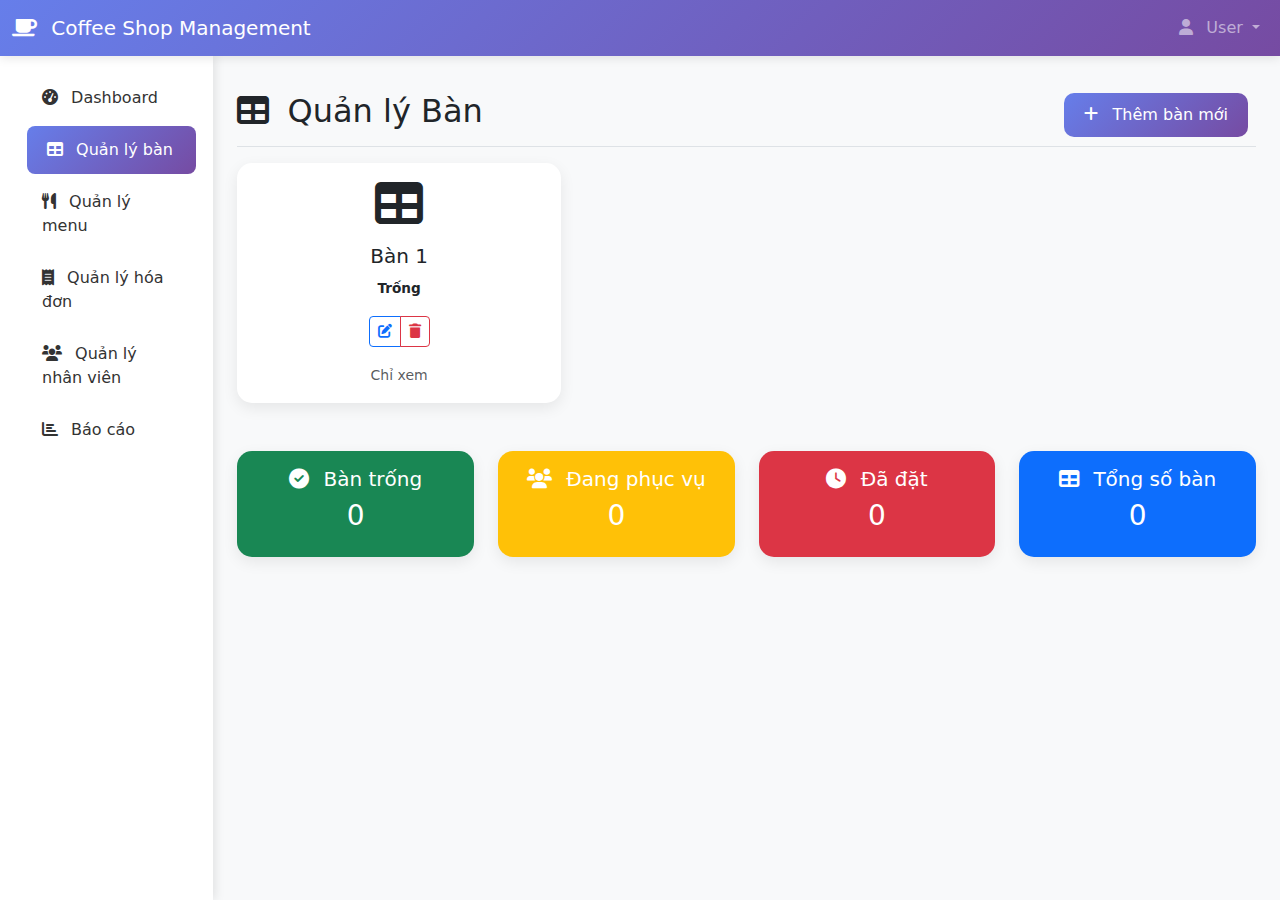
<file: src/main/resources/templates/table/list.html>
<!DOCTYPE html>
<html lang="vi" xmlns:th="http://www.thymeleaf.org">
<head>
    <meta charset="UTF-8">
    <meta name="viewport" content="width=device-width, initial-scale=1.0">
    <title>Quản lý Bàn - Coffee Shop Management</title>
    <link href="https://cdn.jsdelivr.net/npm/bootstrap@5.1.3/dist/css/bootstrap.min.css" rel="stylesheet">
    <link href="https://cdnjs.cloudflare.com/ajax/libs/font-awesome/6.0.0/css/all.min.css" rel="stylesheet">
    <style>
        :root {
            --primary-color: #667eea;
            --secondary-color: #764ba2;
        }
        
        body {
            background-color: #f8f9fa;
        }
        
        .navbar {
            background: linear-gradient(135deg, var(--primary-color) 0%, var(--secondary-color) 100%);
            box-shadow: 0 2px 10px rgba(0,0,0,0.1);
        }
        
        .sidebar {
            background: white;
            box-shadow: 2px 0 10px rgba(0,0,0,0.1);
            min-height: calc(100vh - 56px);
        }
        
        .sidebar .nav-link {
            color: #333;
            padding: 12px 20px;
            border-radius: 8px;
            margin: 2px 10px;
            transition: all 0.3s ease;
        }
        
        .sidebar .nav-link:hover,
        .sidebar .nav-link.active {
            background: linear-gradient(135deg, var(--primary-color) 0%, var(--secondary-color) 100%);
            color: white;
            transform: translateX(5px);
        }
        
        .main-content {
            padding: 20px;
        }
        
        .card {
            border-radius: 15px;
            box-shadow: 0 5px 15px rgba(0,0,0,0.08);
            border: none;
        }
        
        .btn-primary {
            background: linear-gradient(135deg, var(--primary-color) 0%, var(--secondary-color) 100%);
            border: none;
            border-radius: 10px;
            padding: 10px 20px;
        }
        
        .btn-primary:hover {
            transform: translateY(-2px);
            box-shadow: 0 5px 15px rgba(102, 126, 234, 0.4);
        }
        
        .table {
            border-radius: 10px;
            overflow: hidden;
        }
        
        .table th {
            background: linear-gradient(135deg, var(--primary-color) 0%, var(--secondary-color) 100%);
            color: white;
            border: none;
            font-weight: 600;
        }
        
        .status-badge {
            padding: 8px 12px;
            border-radius: 20px;
            font-size: 0.85rem;
            font-weight: 600;
        }
        
        .status-available {
            background-color: #d4edda;
            color: #155724;
        }
        
        .status-occupied {
            background-color: #fff3cd;
            color: #856404;
        }
        
        .status-reserved {
            background-color: #f8d7da;
            color: #721c24;
        }
    </style>
</head>
<body>
    <!-- Navigation -->
    <nav class="navbar navbar-expand-lg navbar-dark">
        <div class="container-fluid">
            <a class="navbar-brand" href="#">
                <i class="fas fa-coffee me-2"></i>
                Coffee Shop Management
            </a>
            <div class="navbar-nav ms-auto">
                <div class="nav-item dropdown">
                    <a class="nav-link dropdown-toggle" href="#" id="navbarDropdown" role="button" data-bs-toggle="dropdown">
                        <i class="fas fa-user me-2"></i>
                        <span th:text="${currentEmployee.name}">User</span>
                    </a>
                    <ul class="dropdown-menu">
                        <li><a class="dropdown-item" href="/change-password">
                            <i class="fas fa-key me-2"></i>Đổi mật khẩu
                        </a></li>
                        <li><hr class="dropdown-divider"></li>
                        <li><a class="dropdown-item" href="/logout">
                            <i class="fas fa-sign-out-alt me-2"></i>Đăng xuất
                        </a></li>
                    </ul>
                </div>
            </div>
        </div>
    </nav>

    <div class="container-fluid">
        <div class="row">
            <!-- Sidebar -->
            <nav class="col-md-3 col-lg-2 d-md-block sidebar">
                <div class="position-sticky pt-3">
                    <ul class="nav flex-column">
                        <li class="nav-item">
                            <a class="nav-link" href="/dashboard">
                                <i class="fas fa-tachometer-alt me-2"></i>
                                Dashboard
                            </a>
                        </li>
                        <li class="nav-item">
                            <a class="nav-link active" href="/tables">
                                <i class="fas fa-table me-2"></i>
                                Quản lý bàn
                            </a>
                        </li>
                        <li class="nav-item">
                            <a class="nav-link" href="/menu">
                                <i class="fas fa-utensils me-2"></i>
                                Quản lý menu
                            </a>
                        </li>
                        <li class="nav-item">
                            <a class="nav-link" href="/invoices">
                                <i class="fas fa-receipt me-2"></i>
                                Quản lý hóa đơn
                            </a>
                        </li>
                        <li class="nav-item" th:if="${currentEmployee.role == 'admin'}">
                            <a class="nav-link" href="/employees">
                                <i class="fas fa-users me-2"></i>
                                Quản lý nhân viên
                            </a>
                        </li>
                        <li class="nav-item" th:if="${currentEmployee.role == 'admin'}">
                            <a class="nav-link" href="/reports">
                                <i class="fas fa-chart-bar me-2"></i>
                                Báo cáo
                            </a>
                        </li>
                    </ul>
                </div>
            </nav>

            <!-- Main content -->
            <main class="col-md-9 ms-sm-auto col-lg-10 px-md-4 main-content">
                <div class="d-flex justify-content-between flex-wrap flex-md-nowrap align-items-center pt-3 pb-2 mb-3 border-bottom">
                    <h1 class="h2">
                        <i class="fas fa-table me-2"></i>
                        Quản lý Bàn
                    </h1>
                    <div class="btn-toolbar mb-2 mb-md-0">
                        <div class="btn-group me-2" th:if="${currentEmployee.role == 'admin'}">
                            <a href="/tables/add" class="btn btn-primary">
                                <i class="fas fa-plus me-2"></i>
                                Thêm bàn mới
                            </a>
                        </div>
                    </div>
                </div>

                <!-- Tables Grid -->
                <div class="row">
                    <div class="col-md-4 mb-4" th:each="table : ${tables}">
                        <div class="card h-100">
                            <div class="card-body text-center">
                                <div class="mb-3">
                                    <i class="fas fa-table fa-3x" 
                                       th:class="${table.status == 'Available' ? 'text-success' : 
                                                 table.status == 'Occupied' ? 'text-warning' : 'text-danger'}"></i>
                                </div>
                                <h5 class="card-title" th:text="${table.name}">Bàn 1</h5>
                                <span class="status-badge" 
                                      th:class="${table.status == 'Available' ? 'status-available' : 
                                                table.status == 'Occupied' ? 'status-occupied' : 'status-reserved'}"
                                      th:text="${table.status == 'Available' ? 'Trống' : 
                                               table.status == 'Occupied' ? 'Đang phục vụ' : 'Đã đặt'}">
                                    Trống
                                </span>
                                
                                <div class="mt-3" th:if="${currentEmployee.role == 'admin'}">
                                    <div class="btn-group" role="group">
                                        <a th:href="@{/tables/edit/{id}(id=${table.id})}" 
                                           class="btn btn-sm btn-outline-primary">
                                            <i class="fas fa-edit"></i>
                                        </a>
                                        <a th:href="@{/tables/delete/{id}(id=${table.id})}" 
                                           class="btn btn-sm btn-outline-danger"
                                           onclick="return confirm('Bạn có chắc muốn xóa bàn này?')">
                                            <i class="fas fa-trash"></i>
                                        </a>
                                    </div>
                                </div>
                                
                                <div class="mt-3" th:if="${currentEmployee.role != 'admin'}">
                                    <small class="text-muted">Chỉ xem</small>
                                </div>
                            </div>
                        </div>
                    </div>
                </div>

                <!-- Summary Cards -->
                <div class="row mt-4">
                    <div class="col-md-3">
                        <div class="card bg-success text-white">
                            <div class="card-body text-center">
                                <h5 class="card-title">
                                    <i class="fas fa-check-circle me-2"></i>
                                    Bàn trống
                                </h5>
                                <h3 th:text="${tables.stream().filter(t -> t.status == 'Available').count()}">0</h3>
                            </div>
                        </div>
                    </div>
                    <div class="col-md-3">
                        <div class="card bg-warning text-white">
                            <div class="card-body text-center">
                                <h5 class="card-title">
                                    <i class="fas fa-users me-2"></i>
                                    Đang phục vụ
                                </h5>
                                <h3 th:text="${tables.stream().filter(t -> t.status == 'Occupied').count()}">0</h3>
                            </div>
                        </div>
                    </div>
                    <div class="col-md-3">
                        <div class="card bg-danger text-white">
                            <div class="card-body text-center">
                                <h5 class="card-title">
                                    <i class="fas fa-clock me-2"></i>
                                    Đã đặt
                                </h5>
                                <h3 th:text="${tables.stream().filter(t -> t.status == 'Reserved').count()}">0</h3>
                            </div>
                        </div>
                    </div>
                    <div class="col-md-3">
                        <div class="card bg-primary text-white">
                            <div class="card-body text-center">
                                <h5 class="card-title">
                                    <i class="fas fa-table me-2"></i>
                                    Tổng số bàn
                                </h5>
                                <h3 th:text="${#lists.size(tables)}">0</h3>
                            </div>
                        </div>
                    </div>
                </div>
            </main>
        </div>
    </div>

    <script src="https://cdn.jsdelivr.net/npm/bootstrap@5.1.3/dist/js/bootstrap.bundle.min.js"></script>
</body>
</html>
</file>
